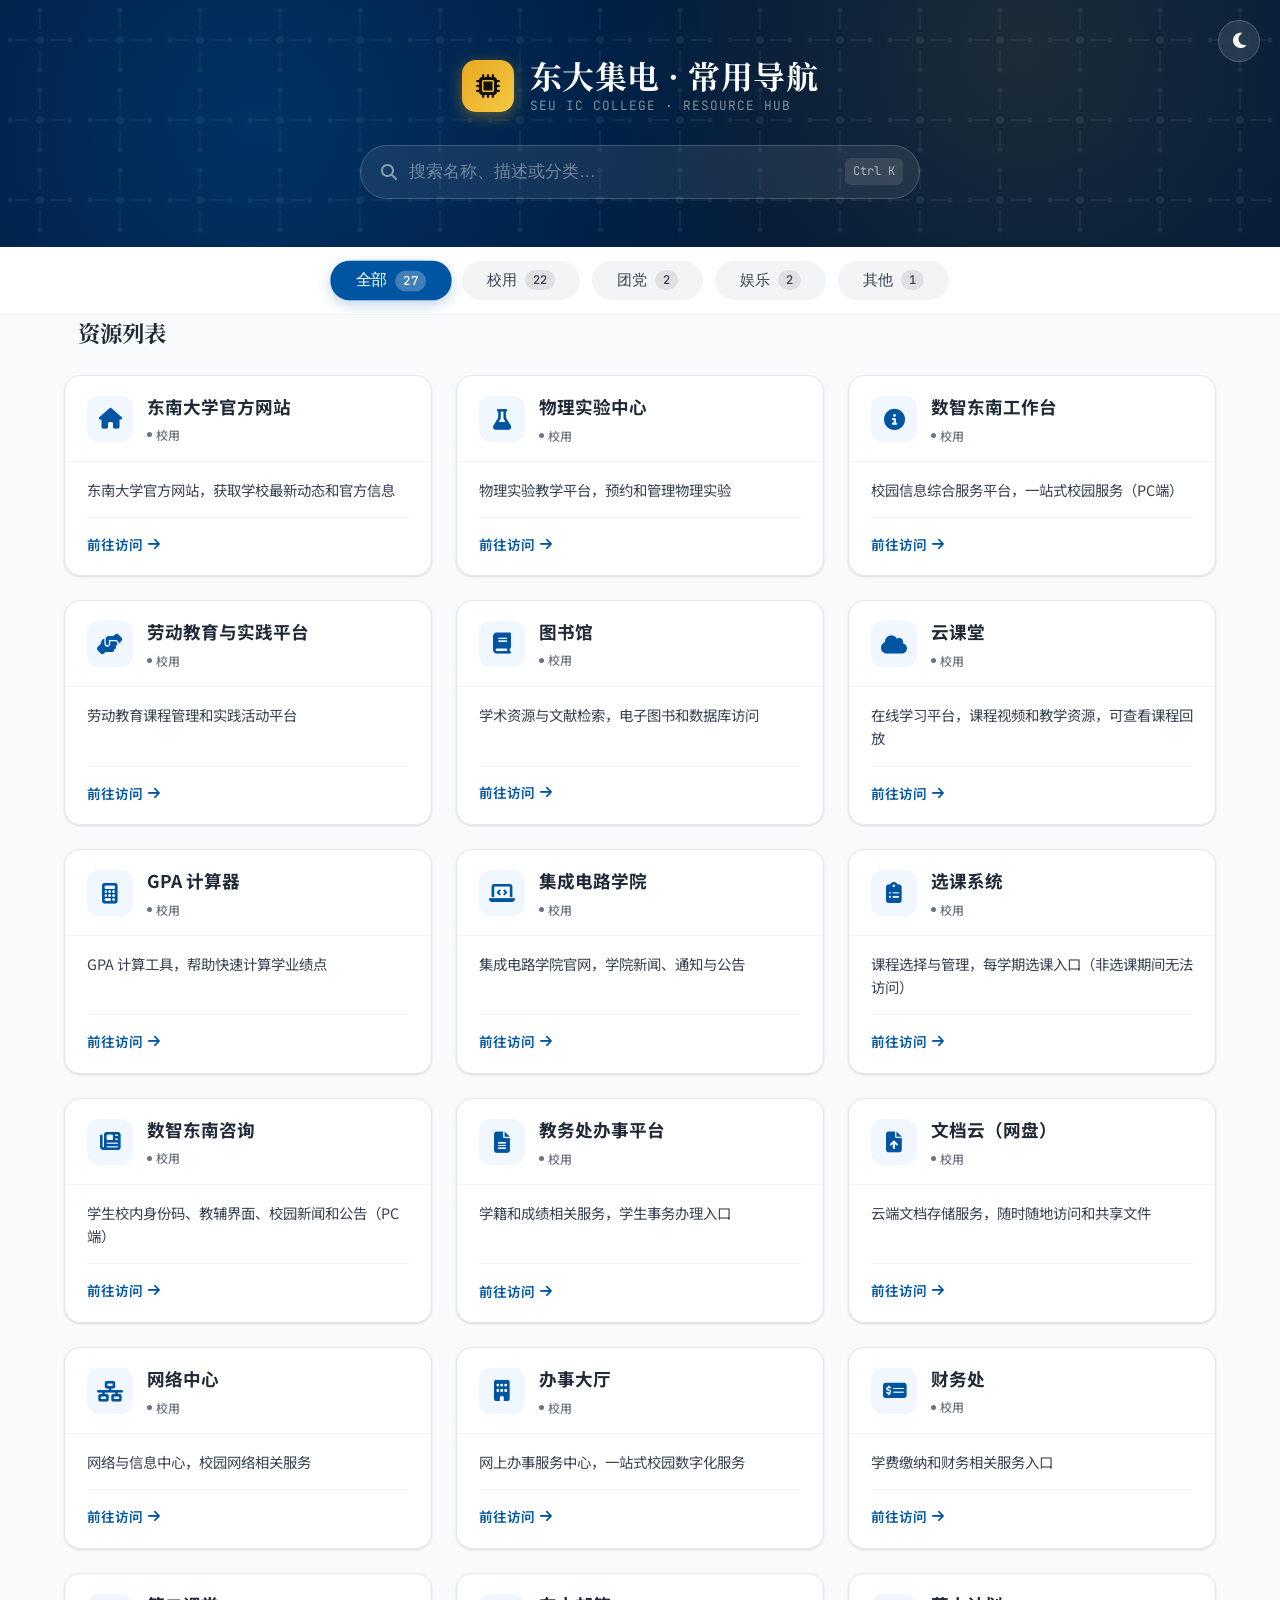
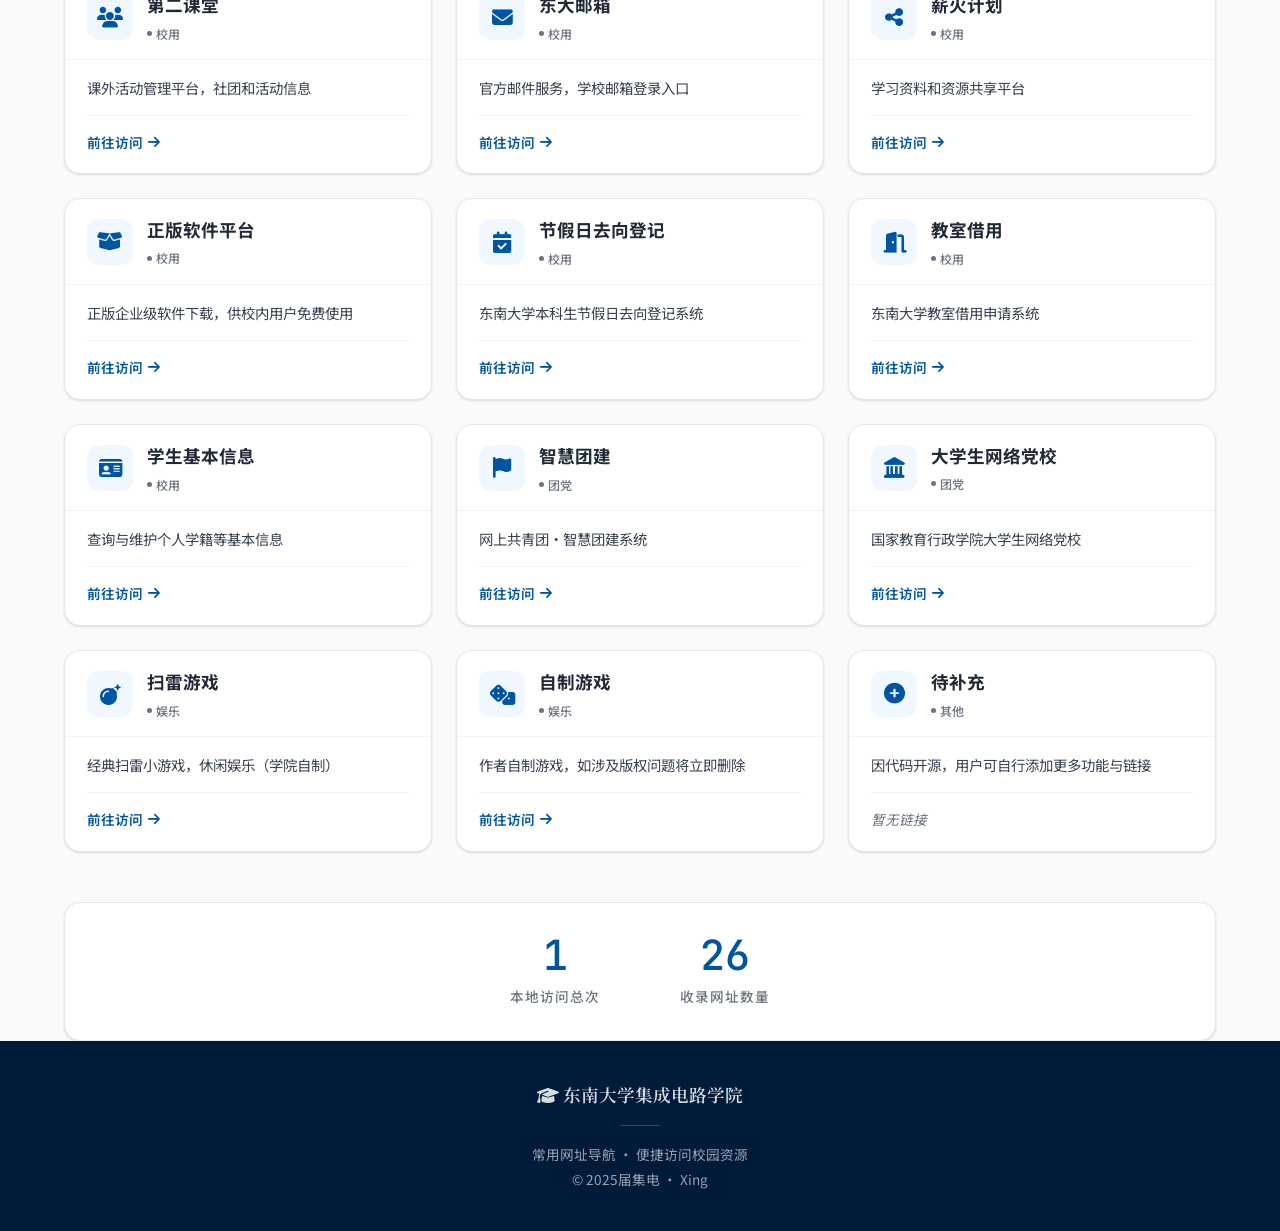
<file: index.html>
<!DOCTYPE html>
<html lang="zh-CN">
<head>
    <meta charset="UTF-8">
    <meta name="viewport" content="width=device-width, initial-scale=1.0, maximum-scale=1.0, user-scalable=no">
    <meta name="description" content="东南大学集成电路学院常用网址导航">
    <meta name="theme-color" content="#001a3a">
    <title>东大集电 · 常用导航</title>
    <link rel="preconnect" href="https://fonts.googleapis.com">
    <link rel="preconnect" href="https://fonts.gstatic.com" crossorigin>
    <link href="https://fonts.googleapis.com/css2?family=Noto+Sans+SC:wght@300;400;500;700&family=Noto+Serif+SC:wght@600;700&family=JetBrains+Mono:wght@400;500&display=swap" rel="stylesheet">
    <link rel="stylesheet" href="https://cdnjs.cloudflare.com/ajax/libs/font-awesome/6.4.0/css/all.min.css">
    
    <script>
        (function() {
            const savedTheme = localStorage.getItem('seuNavTheme');
            const prefersDark = window.matchMedia('(prefers-color-scheme: dark)').matches;
            if (savedTheme === 'dark' || (!savedTheme && prefersDark)) {
                document.documentElement.setAttribute('data-theme', 'dark');
            }
        })();
    </script>

    <style>
        /* ===== Reset & 严格变量管理 ===== */
        *, *::before, *::after {
            margin: 0; padding: 0;
            box-sizing: border-box;
        }

        :root {
            /* 主题色阶 (Light Mode Default) */
            --blue-900: #001a3a;
            --blue-800: #002856;
            --blue-700: #003d7a;
            --blue-600: #0055a2;
            --blue-500: #1a6fbf;
            --blue-100: #dceeff;
            --blue-50:  #f0f7ff;

            --gold:    #e8a922;
            --gold-lt: #ffd166;
            --red-alert: #d32f2f;

            /* 背景与文本中性色 (Light) */
            --bg-body: #f9fafb;
            --bg-card: #ffffff;
            --bg-nav: rgba(255,255,255,0.9);
            --bg-tab: #f3f4f6;
            --border-card: #e5e7eb;
            --border-divider: #f3f4f6;
            
            --text-main: #111827;
            --text-heading: #1f2937;
            --text-desc: #374151;
            --text-muted: #6b7280;

            /* 阴影规范 */
            --shadow-sm: 0 1px 3px rgba(0,0,0,.08), 0 1px 2px rgba(0,0,0,.06);
            --shadow-md: 0 4px 16px rgba(0,0,0,.10);
            --shadow-lg: 0 12px 32px rgba(0,0,0,.14);
            /* 悬浮微光阴影 */
            --shadow-glow: 0 12px 32px rgba(0, 85, 162, 0.15); 

            /* 统一圆角与动画 */
            --radius-md: 12px;
            --radius-lg: 16px;
            --radius-pill: 50px;
            --speed: .3s;
            --ease: cubic-bezier(.4,0,.2,1);
        }

        /* ===== Dark Mode 重写 ===== */
        [data-theme="dark"] {
            --blue-600: #3d8fd6; /* 暗模式下调亮主色以增加对比度 */
            --blue-50:  #1e3a5f;
            
            --bg-body: #0f172a;
            --bg-card: #1e293b;
            --bg-nav: rgba(15, 23, 42, 0.9);
            --bg-tab: #334155;
            --border-card: #334155;
            --border-divider: #334155;
            
            --text-main: #f8fafc;
            --text-heading: #f1f5f9;
            --text-desc: #cbd5e1;
            --text-muted: #94a3b8;

            --shadow-sm: 0 4px 6px -1px rgba(0, 0, 0, 0.5);
            --shadow-lg: 0 10px 25px -3px rgba(0, 0, 0, 0.8);
            --shadow-glow: 0 12px 32px rgba(61, 143, 214, 0.2); /* 暗黑模式悬浮微光 */
        }

        html { scroll-behavior: smooth; }

        body {
            font-family: 'Noto Sans SC', -apple-system, sans-serif;
            background: var(--bg-body);
            color: var(--text-main);
            line-height: 1.6;
            -webkit-font-smoothing: antialiased;
            overflow-x: hidden;
            transition: background var(--speed) var(--ease), color var(--speed) var(--ease);
        }

        .container { max-width: 1200px; margin: 0 auto; padding: 0 24px; }

        /* ===== 优化的定制滚动条 ===== */
        ::-webkit-scrollbar { width: 8px; height: 8px; }
        ::-webkit-scrollbar-track { background: transparent; }
        ::-webkit-scrollbar-thumb { background: var(--gray-400); border-radius: 4px; }
        ::-webkit-scrollbar-thumb:hover { background: var(--gray-700); }
        [data-theme="dark"] ::-webkit-scrollbar-thumb { background: var(--gray-700); }
        [data-theme="dark"] ::-webkit-scrollbar-thumb:hover { background: var(--gray-400); }

        /* 全局焦点无障碍轮廓 (A11y) */
        :focus:not(:focus-visible) { outline: none; }
        :focus-visible {
            outline: 2px solid var(--gold);
            outline-offset: 2px;
            border-radius: 4px;
        }

        /* ===== 顶部阅读进度条 ===== */
        #progress-bar {
            position: fixed; top: 0; left: 0; height: 3px;
            background: linear-gradient(90deg, var(--gold), var(--blue-600));
            width: 0%; z-index: 9999;
            will-change: width;
            box-shadow: 0 0 8px var(--gold-lt);
        }

        /* ===== 高级科技感 Header ===== */
        header {
            background: var(--blue-900);
            color: #ffffff;
            padding: 56px 0 48px;
            position: relative;
            overflow: hidden;
        }

        header::before {
            content: ''; position: absolute; inset: 0;
            background-image: 
                radial-gradient(circle at 20% 50%, rgba(0,85,162,.4) 0%, transparent 50%),
                radial-gradient(circle at 80% 20%, rgba(232,169,34,.12) 0%, transparent 40%);
            pointer-events: none;
        }

        .circuit-bg {
            position: absolute; inset: 0; opacity: .06;
            background-image: url("data:image/svg+xml,%3Csvg xmlns='http://www.w3.org/2000/svg' width='80' height='80'%3E%3Cpath d='M10 40h20M50 40h20M40 10v20M40 50v20' stroke='%23ffffff' stroke-width='1.5' fill='none'/%3E%3Ccircle cx='40' cy='40' r='4' fill='%23ffffff'/%3E%3Ccircle cx='10' cy='40' r='2.5' fill='%23ffffff'/%3E%3Ccircle cx='70' cy='40' r='2.5' fill='%23ffffff'/%3E%3Ccircle cx='40' cy='10' r='2.5' fill='%23ffffff'/%3E%3Ccircle cx='40' cy='70' r='2.5' fill='%23ffffff'/%3E%3C/svg%3E");
            pointer-events: none;
        }

        /* 优化的主题切换按钮 */
        .theme-toggle {
            position: absolute; top: 20px; right: 20px;
            background: rgba(255,255,255,0.1);
            border: 1px solid rgba(255,255,255,0.2);
            color: #fff; width: 42px; height: 42px;
            border-radius: 50%; cursor: pointer;
            display: flex; align-items: center; justify-content: center;
            transition: all var(--speed);
            z-index: 10; backdrop-filter: blur(4px);
            font-size: 1.1rem;
        }
        .theme-toggle:hover { background: rgba(255,255,255,0.25); transform: scale(1.1); }
        .theme-toggle i { transition: transform 0.4s ease; }
        [data-theme="dark"] .dark-hidden { display: none; }
        .dark-visible { display: none; }
        [data-theme="dark"] .dark-visible { display: inline-block; }

        .header-content {
            position: relative; z-index: 1;
            display: flex; flex-direction: column; align-items: center; gap: 28px;
        }

        .logo {
            display: flex; align-items: center; gap: 16px;
            animation: fadeDown .7s var(--ease) both;
        }

        .logo-badge {
            width: 52px; height: 52px;
            background: linear-gradient(135deg, var(--gold), #f5c842);
            border-radius: 14px; color: #111;
            display: flex; align-items: center; justify-content: center;
            font-size: 1.5rem;
            box-shadow: 0 4px 16px rgba(232,169,34,.4);
            flex-shrink: 0;
        }

        .logo-text h1 {
            font-family: 'Noto Serif SC', serif;
            font-size: 2rem; font-weight: 700;
            letter-spacing: .5px; line-height: 1.2;
        }

        .logo-text p {
            font-size: .8rem; font-weight: 300;
            color: rgba(255,255,255,.55); letter-spacing: 1px;
            font-family: 'JetBrains Mono', monospace; margin-top: 2px;
        }

        /* 极致搜索交互 */
        .search-wrap {
            width: 100%; max-width: 560px;
            animation: fadeDown .7s .1s var(--ease) both;
        }

        .search-inner {
            position: relative;
            background: rgba(255,255,255,.08);
            backdrop-filter: blur(8px);
            border: 1.5px solid rgba(255,255,255,.18);
            border-radius: var(--radius-pill);
            transition: all var(--speed) var(--ease);
            display: flex; align-items: center;
        }

        .search-inner:focus-within {
            border-color: var(--gold);
            background: rgba(255,255,255,.14);
            box-shadow: 0 0 0 4px rgba(232,169,34,.2);
        }

        .search-icon {
            position: absolute; left: 20px;
            color: rgba(255,255,255,.5); font-size: 1rem; pointer-events: none;
        }

        .search-box {
            width: 100%; background: transparent;
            border: none; outline: none;
            color: #ffffff; font-size: 1.05rem;
            padding: 16px 80px 16px 48px;
            caret-color: var(--gold);
        }

        .search-box::placeholder { color: rgba(255,255,255,.4); }

        .search-shortcut {
            position: absolute; right: 16px;
            background: rgba(255,255,255,.1); color: rgba(255,255,255,.6);
            font-size: .75rem; font-family: 'JetBrains Mono', monospace;
            padding: 4px 8px; border-radius: 6px; pointer-events: none;
            transition: opacity var(--speed);
        }

        .search-inner:focus-within .search-shortcut { opacity: 0; }

        .clear-icon {
            position: absolute; right: 20px;
            color: rgba(255,255,255,.6); font-size: 1.2rem; cursor: pointer;
            display: none; transition: color var(--speed);
        }
        .clear-icon:hover { color: var(--gold-lt); }

        #result-count {
            position: absolute; right: 60px;
            font-size: .75rem; color: var(--gold-lt);
            font-family: 'JetBrains Mono', monospace;
            opacity: 0; pointer-events: none; transition: opacity var(--speed);
        }
        #result-count.visible { opacity: 1; }

        /* ===== 吸顶动态分类导航 ===== */
        .categories {
            background: var(--bg-nav);
            backdrop-filter: blur(12px); -webkit-backdrop-filter: blur(12px);
            border-bottom: 1px solid var(--border-divider);
            position: sticky; top: 0; z-index: 200;
            transition: box-shadow var(--speed), background var(--speed);
        }

        .categories.scrolled { box-shadow: 0 4px 15px rgba(0,0,0,.06); }

        .cat-inner {
            display: flex; align-items: center; justify-content: center;
            gap: 12px; padding: 14px 0;
            overflow-x: auto; scrollbar-width: none;
        }

        .cat-tab {
            padding: 8px 24px; border-radius: var(--radius-pill);
            font-size: .95rem; font-weight: 500; cursor: pointer; white-space: nowrap;
            border: 1.5px solid transparent;
            color: var(--text-desc); background: var(--bg-tab);
            transition: all var(--speed) var(--ease);
            display: inline-flex; align-items: center; gap: 8px;
        }

        .cat-tab:focus-visible { border-radius: var(--radius-pill); }

        .cat-tab:hover:not(.active) {
            background: var(--blue-50); color: var(--blue-600);
        }

        .cat-tab.active {
            background: var(--blue-600); color: #fff;
            box-shadow: 0 4px 12px rgba(0,85,162,.25);
            transform: scale(1.03);
        }

        .count-badge {
            background: rgba(0,0,0,.08); color: inherit;
            font-size: .75rem; font-family: 'JetBrains Mono', monospace;
            padding: 2px 8px; border-radius: 12px;
        }
        [data-theme="dark"] .count-badge { background: rgba(0,0,0,.2); }
        .cat-tab.active .count-badge { background: rgba(255,255,255,.25); }

        /* ===== 主内容与卡片网格 ===== */
        main { padding: 40px 0 60px; min-height: 50vh; }

        .section-title {
            font-family: 'Noto Serif SC', serif;
            font-size: 1.4rem; font-weight: 700; color: var(--text-heading);
            display: flex; align-items: center; gap: 10px; margin-bottom: 24px;
        }

        .section-title::before {
            content: ''; display: inline-block; width: 4px; height: 1.2em;
            background: linear-gradient(180deg, var(--blue-600), var(--blue-400));
            border-radius: 2px;
        }

        .cards-grid {
            display: grid;
            grid-template-columns: repeat(auto-fill, minmax(300px, 1fr));
            gap: 24px;
        }

        /* 卡片设计 */
        .card-link {
            text-decoration: none; color: inherit;
            display: block; height: 100%; border-radius: var(--radius-lg);
        }

        .card {
            background: var(--bg-card); border-radius: var(--radius-lg);
            overflow: hidden; box-shadow: var(--shadow-sm);
            border: 1px solid var(--border-card);
            transition: all var(--speed) var(--ease);
            height: 100%; display: flex; flex-direction: column;
            opacity: 0; animation: cardIn .5s var(--ease) forwards;
        }

        @keyframes cardIn {
            from { opacity: 0; transform: translateY(20px); }
            to   { opacity: 1; transform: translateY(0); }
        }

        /* 强化悬浮反馈：增加发光效果 */
        .card-link:hover .card, .card-link:focus-visible .card {
            transform: translateY(-5px); 
            box-shadow: var(--shadow-glow);
            border-color: var(--blue-400);
        }
        .card-link:active .card { transform: translateY(-2px); }

        .card-head {
            padding: 20px 22px 16px;
            display: flex; align-items: flex-start; gap: 14px;
            border-bottom: 1px solid var(--border-divider);
        }

        .card-icon-wrap {
            width: 46px; height: 46px; flex-shrink: 0; border-radius: 12px;
            display: flex; align-items: center; justify-content: center;
            font-size: 1.3rem; background: var(--blue-50); color: var(--blue-600);
            transition: all var(--speed);
        }

        .card-link:hover .card-icon-wrap {
            background: var(--blue-600); color: #fff;
            transform: scale(1.05) rotate(-5deg);
        }

        .card-meta { flex: 1; min-width: 0; }

        .card-title {
            font-size: 1.1rem; font-weight: 700; color: var(--text-heading);
            line-height: 1.3; white-space: nowrap; overflow: hidden; text-overflow: ellipsis;
            transition: color var(--speed);
        }

        .card-link:hover .card-title { color: var(--blue-600); }

        .card-category-tag {
            display: inline-flex; align-items: center; gap: 4px;
            margin-top: 6px; font-size: .75rem; font-weight: 500; color: var(--text-muted);
        }
        .card-category-tag::before {
            content: ''; width: 5px; height: 5px; border-radius: 50%; background: currentColor;
        }

        .card-body {
            padding: 16px 22px 20px; flex: 1; display: flex; flex-direction: column;
        }

        .card-desc {
            color: var(--text-desc); font-size: .9rem; line-height: 1.6;
            flex: 1; display: -webkit-box; -webkit-line-clamp: 3;
            -webkit-box-orient: vertical; overflow: hidden;
        }

        mark.hl {
            background: rgba(232,169,34,.3); color: inherit;
            border-radius: 2px; padding: 0 2px;
        }
        [data-theme="dark"] mark.hl { background: rgba(232,169,34,.5); color: #fff;}

        .card-footer {
            display: flex; align-items: center; justify-content: space-between;
            margin-top: 16px; padding-top: 16px; border-top: 1px solid var(--border-divider);
        }

        .card-cta {
            font-size: .85rem; font-weight: 600; color: var(--blue-600);
            display: flex; align-items: center; gap: 5px;
            transition: gap var(--speed), color var(--speed);
        }
        .card-link:hover .card-cta { color: var(--gold); gap: 10px; }
        .no-link-tag { font-size: .85rem; color: var(--text-muted); font-style: italic; }

        /* 空状态指示器 */
        .no-results {
            grid-column: 1 / -1; text-align: center;
            padding: 60px 20px; color: var(--text-muted);
            animation: fadeUp 0.3s ease forwards;
        }
        .no-results i { font-size: 3rem; margin-bottom: 16px; opacity: 0.5; }
        .no-results p { font-size: 1.1rem; color: var(--text-heading); font-weight: 500; }
        .no-results small { font-size: .85rem; display: block; margin-top: 6px; }

        /* ===== 数据统计面板 ===== */
        .stats-section {
            background: var(--bg-card); border: 1px solid var(--border-card);
            border-radius: var(--radius-lg); padding: 32px; margin-top: 50px;
            display: flex; justify-content: center; gap: 80px; flex-wrap: wrap;
            box-shadow: var(--shadow-sm);
        }

        .stat-item { text-align: center; }
        .stat-value {
            font-family: 'JetBrains Mono', monospace; font-size: 2.6rem;
            font-weight: 500; color: var(--blue-600); line-height: 1;
        }
        .stat-label {
            font-size: .85rem; color: var(--text-muted);
            margin-top: 10px; font-weight: 500; letter-spacing: 1px;
        }

        /* ===== 页脚 ===== */
        footer {
            background: var(--blue-900); color: rgba(255,255,255,.6);
            padding: 40px 0; text-align: center;
        }
        .footer-title {
            font-family: 'Noto Serif SC', serif; color: rgba(255,255,255,.85);
            font-size: 1.1rem; font-weight: 600; margin-bottom: 10px;
        }
        .footer-text { font-size: .85rem; line-height: 1.8; }
        .footer-divider { width: 40px; height: 1px; background: rgba(255,255,255,.2); margin: 16px auto; }

        /* ===== 悬浮工具 ===== */
        #back-top {
            position: fixed; bottom: 30px; right: 30px;
            width: 48px; height: 48px;
            background: var(--blue-600); color: #fff;
            border: none; border-radius: 50%;
            font-size: 1.2rem; cursor: pointer; box-shadow: var(--shadow-md);
            display: flex; align-items: center; justify-content: center;
            opacity: 0; visibility: hidden; transform: translateY(15px);
            transition: all var(--speed); z-index: 500;
        }
        #back-top.visible { opacity: 1; visibility: visible; transform: translateY(0); }
        #back-top:hover { background: var(--blue-500); transform: translateY(-5px); }

        /* ===== 响应式适配 ===== */
        @media (max-width: 768px) {
            .logo-text h1 { font-size: 1.6rem; }
            .theme-toggle { top: 15px; right: 15px; width: 38px; height: 38px; font-size: 0.95rem;}
            .search-box { padding-left: 44px; padding-right: 44px; }
            .search-shortcut, #result-count { display: none; }
            .cards-grid { grid-template-columns: 1fr; gap: 16px; }
            .cat-inner { justify-content: flex-start; padding: 12px 20px; }
            .stats-section { gap: 40px; padding: 24px; }
            .stat-value { font-size: 2rem; }
            #back-top { bottom: 20px; right: 20px; width: 44px; height: 44px; font-size: 1rem; }
        }

        @keyframes fadeDown {
            from { opacity: 0; transform: translateY(-16px); }
            to   { opacity: 1; transform: translateY(0); }
        }
    </style>
</head>
<body>

<div id="progress-bar"></div>

<header>
    <button class="theme-toggle" id="themeToggle" aria-label="切换主题">
        <i class="fas fa-moon dark-hidden"></i>
        <i class="fas fa-sun dark-visible"></i>
    </button>
    <div class="circuit-bg"></div>
    <div class="container">
        <div class="header-content">
            <div class="logo">
                <div class="logo-badge"><i class="fas fa-microchip"></i></div>
                <div class="logo-text">
                    <h1>东大集电 · 常用导航</h1>
                    <p>SEU IC COLLEGE · RESOURCE HUB</p>
                </div>
            </div>

            <div class="search-wrap">
                <div class="search-inner">
                    <i class="fas fa-search search-icon"></i>
                    <input type="text" class="search-box" id="searchInput" placeholder="搜索名称、描述或分类…" aria-label="搜索网址" autocomplete="off">
                    <span id="result-count"></span>
                    <button class="clear-icon" id="clearSearchBtn" aria-label="清空搜索" style="background:none; border:none;"><i class="fas fa-times"></i></button>
                    <kbd class="search-shortcut">Ctrl K</kbd>
                </div>
            </div>
        </div>
    </div>
</header>

<nav class="categories" id="categoryNav" aria-label="网址分类">
    <div class="container">
        <div class="cat-inner" id="categoryTabs" role="tablist">
            <button class="cat-tab active" data-category="all" role="tab" aria-selected="true">全部 <span class="count-badge" id="cnt-all">0</span></button>
            <button class="cat-tab" data-category="school" role="tab" aria-selected="false">校用 <span class="count-badge" id="cnt-school">0</span></button>
            <button class="cat-tab" data-category="party" role="tab" aria-selected="false">团党 <span class="count-badge" id="cnt-party">0</span></button>
            <button class="cat-tab" data-category="entertainment" role="tab" aria-selected="false">娱乐 <span class="count-badge" id="cnt-entertainment">0</span></button>
            <button class="cat-tab" data-category="other" role="tab" aria-selected="false">其他 <span class="count-badge" id="cnt-other">0</span></button>
        </div>
    </div>
</nav>

<main class="container">
    <div class="section-header">
        <h2 class="section-title">资源列表</h2>
    </div>

    <div class="cards-grid" id="cards-container" role="list" aria-live="polite"></div>

    <section class="stats-section" aria-label="访问统计">
        <div class="stat-item">
            <div class="stat-value" id="total-visits">—</div>
            <div class="stat-label">本地访问总次</div>
        </div>
        <div class="stat-item">
            <div class="stat-value" id="link-count">0</div>
            <div class="stat-label">收录网址数量</div>
        </div>
    </section>
</main>

<footer>
    <div class="container">
        <p class="footer-title"><i class="fas fa-graduation-cap"></i> 东南大学集成电路学院</p>
        <div class="footer-divider"></div>
        <p class="footer-text">常用网址导航 · 便捷访问校园资源</p>
        <p class="footer-text">© 2025届集电 · Xing</p>
    </div>
</footer>

<button id="back-top" aria-label="返回顶部"><i class="fas fa-arrow-up"></i></button>

<script>
    /* ===== 核心数据配置 ===== */
    const categoryMap = { school: '校用', party: '团党', entertainment: '娱乐', other: '其他' };

    const websites = [
        { id:1,  title:"东南大学官方网站",   description:"东南大学官方网站，获取学校最新动态和官方信息",                 url:"https://www.seu.edu.cn",                                        category:"school",        icon:"fas fa-home" },
        { id:2,  title:"物理实验中心",       description:"物理实验教学平台，预约和管理物理实验",                         url:"https://phylab.seu.edu.cn/",                                    category:"school",        icon:"fas fa-flask" },
        { id:3,  title:"数智东南工作台",     description:"校园信息综合服务平台，一站式校园服务（PC端）",                 url:"https://i.seu.edu.cn/default/index.html#/",                     category:"school",        icon:"fas fa-info-circle" },
        { id:4,  title:"劳动教育与实践平台", description:"劳动教育课程管理和实践活动平台",                               url:"https://labor.seu.edu.cn/",                                     category:"school",        icon:"fas fa-hands-helping" },
        { id:5,  title:"图书馆",             description:"学术资源与文献检索，电子图书和数据库访问",                     url:"http://www.lib.seu.edu.cn/",                                    category:"school",        icon:"fas fa-book" },
        { id:6,  title:"云课堂",             description:"在线学习平台，课程视频和教学资源，可查看课程回放",             url:"https://cvs.seu.edu.cn/#/unify-portal",                         category:"school",        icon:"fas fa-cloud" },
        { id:7,  title:"GPA 计算器",         description:"GPA 计算工具，帮助快速计算学业绩点",                           url:"https://seucseweb.github.io/GPA-Calculator/",                   category:"school",        icon:"fas fa-calculator" },
        { id:8,  title:"集成电路学院",       description:"集成电路学院官网，学院新闻、通知与公告",                       url:"https://ic.seu.edu.cn/",                                        category:"school",        icon:"fas fa-laptop-code" },
        { id:9,  title:"选课系统",           description:"课程选择与管理，每学期选课入口（非选课期间无法访问）",         url:"https://newxk.urp.seu.edu.cn/xsxk/profile/index.html",          category:"school",        icon:"fas fa-clipboard-list" },
        { id:10, title:"数智东南咨询",       description:"学生校内身份码、教辅界面、校园新闻和公告（PC端）",             url:"https://todo.seu.edu.cn/h5/pages/multipleRoles/MultipleRoles",  category:"school",        icon:"fas fa-newspaper" },
        { id:11, title:"教务处办事平台",     description:"学籍和成绩相关服务，学生事务办理入口",                         url:"https://jwc.seu.edu.cn/",                                       category:"school",        icon:"fas fa-file-alt" },
        { id:12, title:"文档云（网盘）",     description:"云端文档存储服务，随时随地访问和共享文件",                     url:"https://pan.seu.edu.cn/#/",                                     category:"school",        icon:"fas fa-file-upload" },
        { id:13, title:"网络中心",           description:"网络与信息中心，校园网络相关服务",                             url:"https://nic.seu.edu.cn/",                                       category:"school",        icon:"fas fa-network-wired" },
        { id:15, title:"办事大厅",           description:"网上办事服务中心，一站式校园数字化服务",                       url:"https://ehall.seu.edu.cn/new/index.html",                       category:"school",        icon:"fas fa-building" },
        { id:16, title:"财务处",             description:"学费缴纳和财务相关服务入口",                                   url:"https://cwc.seu.edu.cn/main.psp",                               category:"school",        icon:"fas fa-money-check-alt" },
        { id:17, title:"第二课堂",           description:"课外活动管理平台，社团和活动信息",                             url:"https://dekt.seu.edu.cn/",                                      category:"school",        icon:"fas fa-users" },
        { id:18, title:"东大邮箱",           description:"官方邮件服务，学校邮箱登录入口",                               url:"https://mail.seu.edu.cn/",                                      category:"school",        icon:"fas fa-envelope" },
        { id:19, title:"薪火计划",           description:"学习资料和资源共享平台",                                       url:"https://tommy.seu.edu.cn/filebrowser/login",                    category:"school",        icon:"fas fa-share-alt" },
        { id:21, title:"正版软件平台",       description:"正版企业级软件下载，供校内用户免费使用",                       url:"https://software.seu.edu.cn/soft?categoryid=9",                 category:"school",        icon:"fas fa-box-open" },
        { id:26, title:"节假日去向登记",     description:"东南大学本科生节假日去向登记系统",                             url:"https://ehall.seu.edu.cn/xsfw/sys/jjrlfxapp/*default/index.do#/register", category:"school",  icon:"fas fa-calendar-check" },
        { id:27, title:"教室借用",           description:"东南大学教室借用申请系统",                                     url:"https://ehall.seu.edu.cn/gsapp/sys/jsjyappseu1/*default/index.do#/jsjycx", category:"school", icon:"fas fa-door-open" },
        { id:28, title:"学生基本信息",       description:"查询与维护个人学籍等基本信息",                                 url:"https://ehall.seu.edu.cn/xsfw/sys/jbxxapp/*default/index.do#/wdxx",        category:"school", icon:"fas fa-id-card" },
        { id:24, title:"智慧团建",           description:"网上共青团·智慧团建系统",                                     url:"https://zhtj.youth.cn/zhtj/",                                   category:"party",         icon:"fas fa-flag" },
        { id:25, title:"大学生网络党校",     description:"国家教育行政学院大学生网络党校",                               url:"http://www.uucps.edu.cn/",                                      category:"party",         icon:"fas fa-landmark" },
        { id:20, title:"扫雷游戏",           description:"经典扫雷小游戏，休闲娱乐（学院自制）",                         url:"https://seucseweb.github.io/Minesweeper/",                      category:"entertainment", icon:"fas fa-bomb" },
        { id:23, title:"自制游戏",           description:"作者自制游戏，如涉及版权问题将立即删除",                       url:"https://xingkaiyi.itch.io/nezha20-escapemowan",                 category:"entertainment", icon:"fas fa-dice" },
        { id:22, title:"待补充",             description:"因代码开源，用户可自行添加更多功能与链接",                     url:"",                                                              category:"other",         icon:"fas fa-plus-circle" }
    ];

    /* ===== 核心逻辑 ===== */
    
    const debounce = (fn, wait) => {
        let t; return (...args) => { clearTimeout(t); t = setTimeout(() => fn(...args), wait); };
    };

    const escapeRegExp = string => string.replace(/[.*+?^${}()|[\]\\]/g, '\\$&');

    const highlightText = (text, term) => {
        if (!term) return text;
        const regex = new RegExp(`(${escapeRegExp(term)})`, 'gi');
        return text.replace(regex, '<mark class="hl">$1</mark>');
    };

    let activeCategory = 'all';
    let searchTerm = '';

    const getFilteredWebsites = () => websites.filter(w => {
        const isCatMatch = activeCategory === 'all' || w.category === activeCategory;
        const q = searchTerm.toLowerCase();
        const isSearchMatch = !q || w.title.toLowerCase().includes(q) || w.description.toLowerCase().includes(q) || categoryMap[w.category].includes(q);
        return isCatMatch && isSearchMatch;
    });

    const renderCards = () => {
        const container = document.getElementById('cards-container');
        const clearBtn = document.getElementById('clearSearchBtn');
        const resultCount = document.getElementById('result-count');
        const filtered = getFilteredWebsites();

        clearBtn.style.display = searchTerm.length > 0 ? 'block' : 'none';
        
        // 核心Bug修复：仅当输入了搜索词汇时，才在搜索栏中显示"找到 X 个"
        if (searchTerm.length > 0) {
            resultCount.textContent = `找到 ${filtered.length} 个`;
            resultCount.classList.add('visible');
        } else {
            resultCount.classList.remove('visible');
        }

        container.innerHTML = '';

        if (filtered.length === 0) {
            container.innerHTML = `
                <div class="no-results" role="status">
                    <i class="fas fa-search-minus"></i>
                    <p>未找到匹配的资源</p>
                    <small>请尝试更换搜索词或选择“全部”分类</small>
                </div>`;
            return;
        }

        const fragment = document.createDocumentFragment();
        
        filtered.forEach((site, idx) => {
            const isLink = !!site.url;
            const WrapperTag = isLink ? 'a' : 'div';
            const hrefAttr = isLink ? `href="${site.url}" target="_blank" rel="noopener noreferrer"` : '';
            const ctaHtml = isLink ? `<span class="card-cta">前往访问 <i class="fas fa-arrow-right"></i></span>` : `<span class="no-link-tag">暂无链接</span>`;
            const delay = Math.min(idx * 30, 300); // 阶梯动画加速

            const cardWrapper = document.createElement(WrapperTag);
            if(isLink) {
                cardWrapper.href = site.url;
                cardWrapper.target = '_blank';
                cardWrapper.rel = 'noopener noreferrer';
            }
            cardWrapper.className = 'card-link';
            cardWrapper.setAttribute('role', 'listitem');
            cardWrapper.tabIndex = 0; // 支持 Tab 聚焦
            
            cardWrapper.innerHTML = `
                <article class="card" style="animation-delay: ${delay}ms">
                    <div class="card-head">
                        <div class="card-icon-wrap">
                            <i class="${site.icon}"></i>
                        </div>
                        <div class="card-meta">
                            <div class="card-title" title="${site.title}">${highlightText(site.title, searchTerm)}</div>
                            <div class="card-category-tag">${categoryMap[site.category]}</div>
                        </div>
                    </div>
                    <div class="card-body">
                        <p class="card-desc" title="${site.description}">${highlightText(site.description, searchTerm)}</p>
                        <div class="card-footer">
                            ${ctaHtml}
                        </div>
                    </div>
                </article>
            `;
            fragment.appendChild(cardWrapper);
        });
        container.appendChild(fragment);
    };

    const updateCounters = () => {
        document.getElementById('cnt-all').textContent = websites.length;
        ['school', 'party', 'entertainment', 'other'].forEach(cat => {
            document.getElementById(`cnt-${cat}`).textContent = websites.filter(w => w.category === cat).length;
        });
        document.getElementById('link-count').textContent = websites.filter(w => w.url !== "").length;
    };

    const updateVisitStats = () => {
        try {
            const stats = JSON.parse(localStorage.getItem('seuNavStats') || '{"totalVisits":0}');
            stats.totalVisits++;
            localStorage.setItem('seuNavStats', JSON.stringify(stats));
            document.getElementById('total-visits').textContent = stats.totalVisits.toLocaleString();
        } catch (e) {
            document.getElementById('total-visits').textContent = '—';
        }
    };

    // 高性能帧节流滚动 (rAF)
    let isScrolling = false;
    const handleScroll = () => {
        if(!isScrolling) {
            window.requestAnimationFrame(() => {
                const doc = document.documentElement;
                const scrollTop = doc.scrollTop || document.body.scrollTop;
                const scrollHeight = doc.scrollHeight || document.body.scrollHeight;
                const clientHeight = doc.clientHeight;
                const scrollPercent = (scrollTop / (scrollHeight - clientHeight)) * 100;
                
                document.getElementById('progress-bar').style.width = scrollPercent + '%';
                document.getElementById('categoryNav').classList.toggle('scrolled', scrollTop > 50);
                document.getElementById('back-top').classList.toggle('visible', scrollTop > 300);
                isScrolling = false;
            });
            isScrolling = true;
        }
    };

    /* ===== 主题切换逻辑 ===== */
    const initThemeToggle = () => {
        const toggleBtn = document.getElementById('themeToggle');
        toggleBtn.addEventListener('click', () => {
            const current = document.documentElement.getAttribute('data-theme');
            const target = current === 'dark' ? 'light' : 'dark';
            document.documentElement.setAttribute('data-theme', target);
            localStorage.setItem('seuNavTheme', target);
        });
    };

    /* ===== 初始化 ===== */
    document.addEventListener('DOMContentLoaded', () => {
        updateVisitStats();
        updateCounters();
        initThemeToggle();

        if (window.location.hash) {
            const hashVal = window.location.hash.substring(1);
            if (['all', 'school', 'party', 'entertainment', 'other'].includes(hashVal)) {
                activeCategory = hashVal;
                document.querySelectorAll('.cat-tab').forEach(t => {
                    t.classList.remove('active');
                    t.setAttribute('aria-selected', 'false');
                });
                const targetTab = document.querySelector(`.cat-tab[data-category="${hashVal}"]`);
                targetTab.classList.add('active');
                targetTab.setAttribute('aria-selected', 'true');
            }
        }

        renderCards();

        // 事件委托：处理分类切换 (兼容点击与键盘回车)
        document.getElementById('categoryTabs').addEventListener('click', (e) => {
            const tab = e.target.closest('.cat-tab');
            if (!tab) return;
            document.querySelectorAll('.cat-tab').forEach(t => {
                t.classList.remove('active');
                t.setAttribute('aria-selected', 'false');
            });
            tab.classList.add('active');
            tab.setAttribute('aria-selected', 'true');
            activeCategory = tab.dataset.category;
            history.replaceState(null, null, `#${activeCategory}`);
            renderCards();
        });

        const searchInput = document.getElementById('searchInput');
        searchInput.addEventListener('input', debounce((e) => {
            searchTerm = e.target.value.trim();
            renderCards();
        }, 200));

        document.getElementById('clearSearchBtn').addEventListener('click', () => {
            searchInput.value = ''; searchTerm = '';
            searchInput.focus(); renderCards();
        });

        window.addEventListener('scroll', handleScroll, { passive: true });

        document.getElementById('back-top').addEventListener('click', () => {
            window.scrollTo({ top: 0, behavior: 'smooth' });
        });

        document.addEventListener('keydown', (e) => {
            if ((e.ctrlKey || e.metaKey) && e.key.toLowerCase() === 'k') {
                e.preventDefault(); searchInput.focus();
            }
            if (e.key === 'Escape' && document.activeElement === searchInput) {
                searchInput.blur(); searchInput.value = ''; searchTerm = ''; renderCards();
            }
        });
    });
</script>
</body>
</html>
</file>
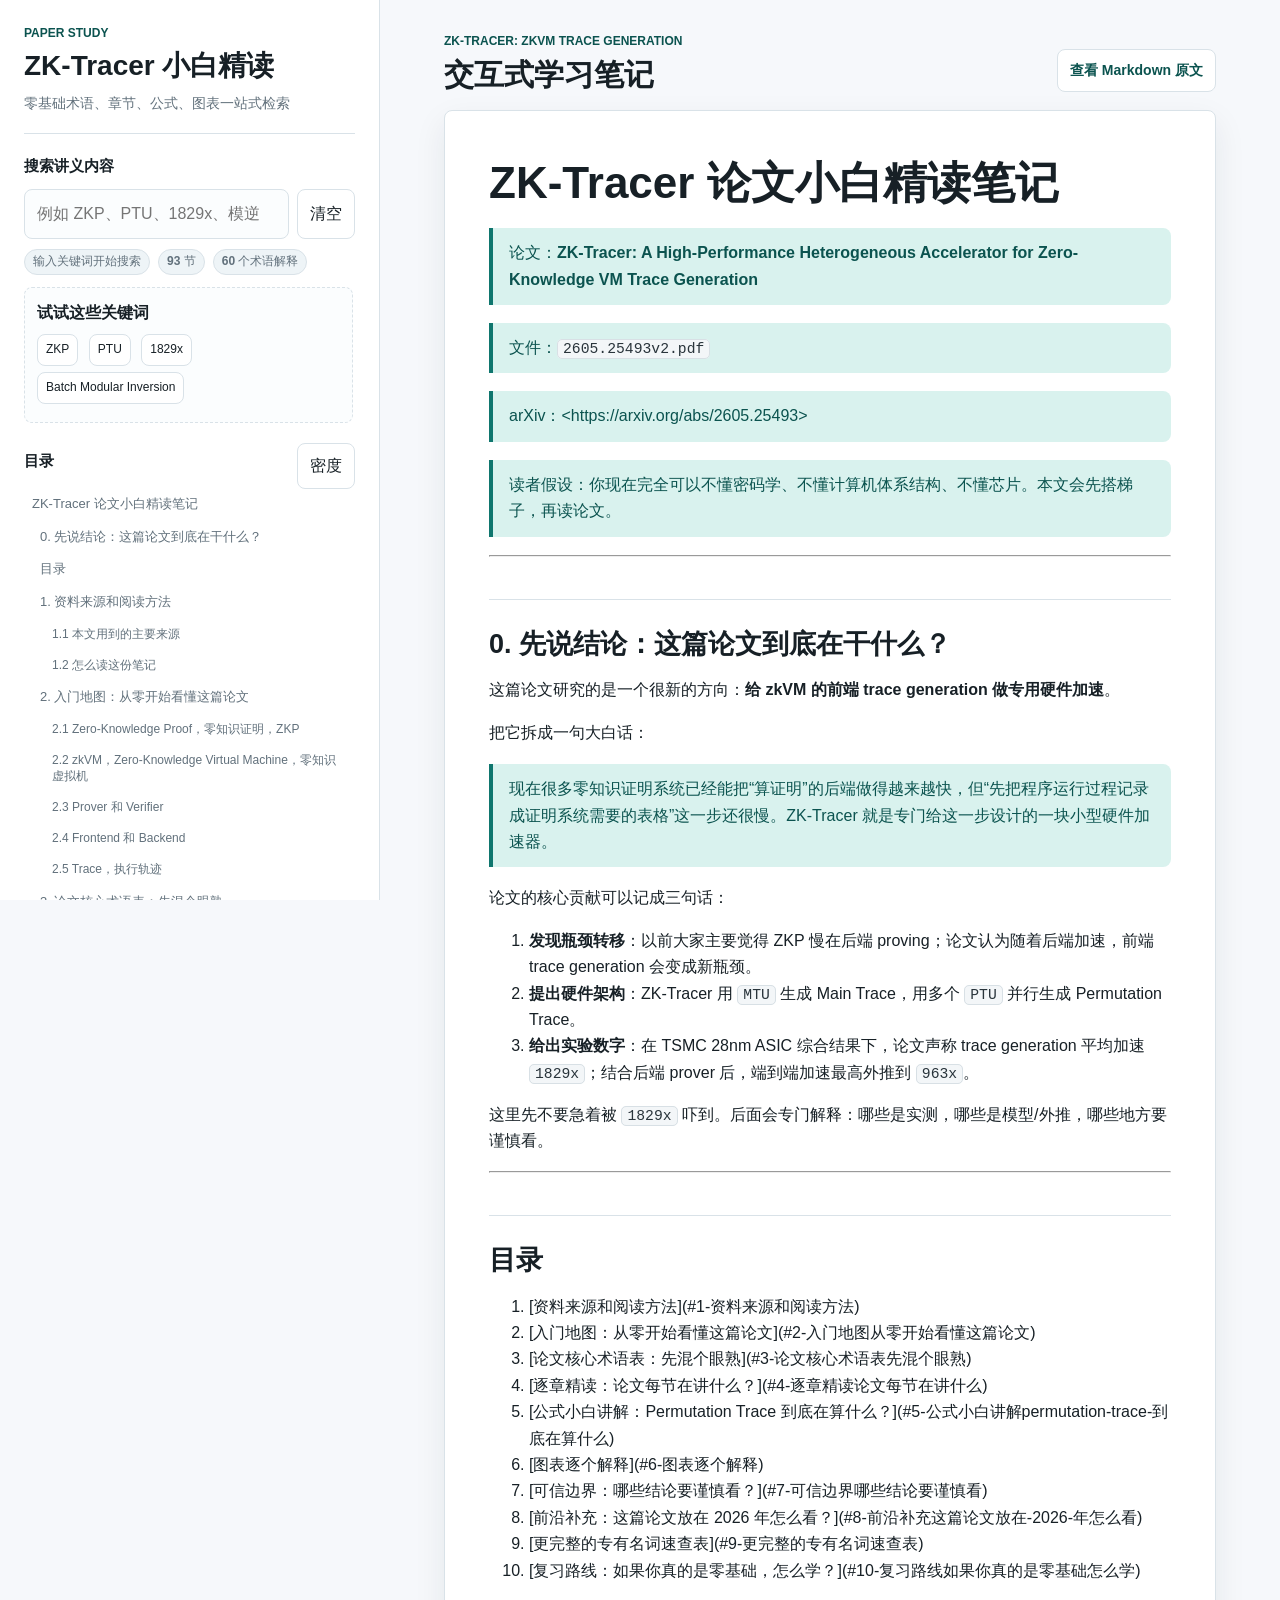
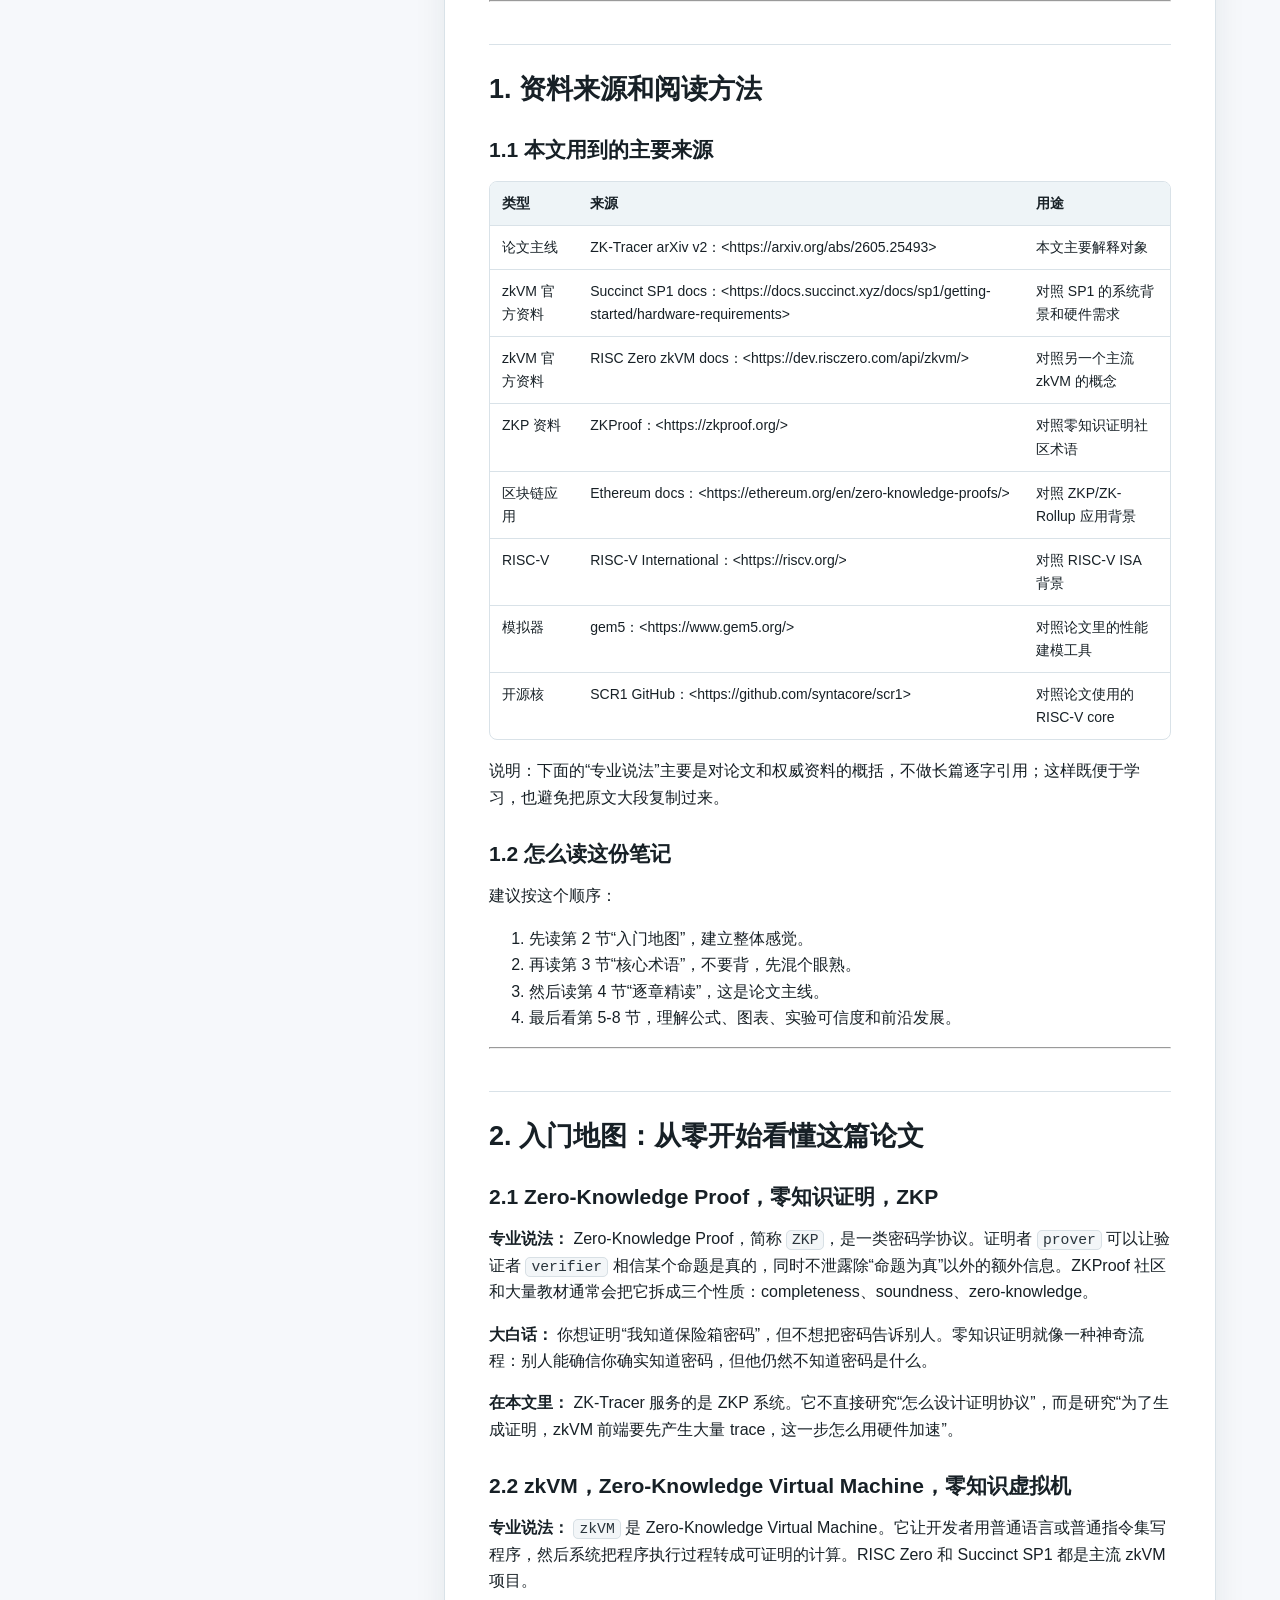
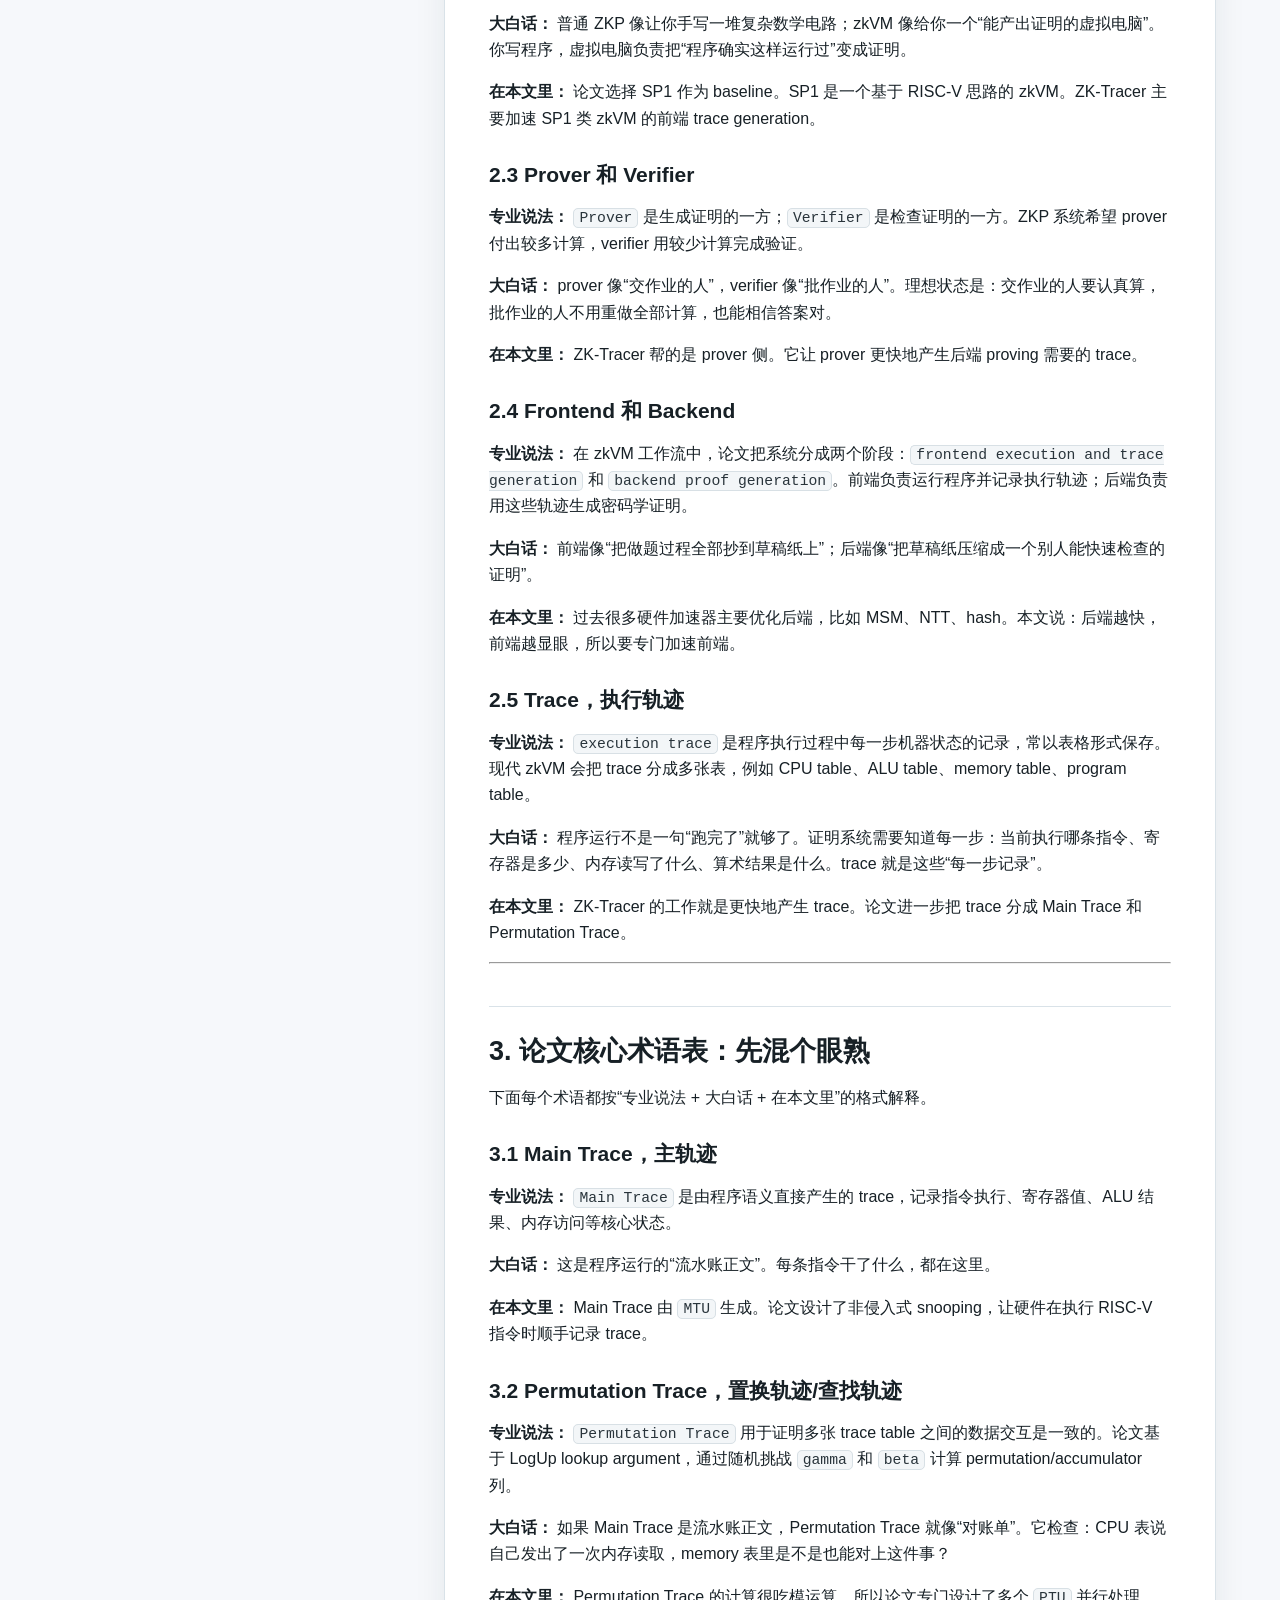
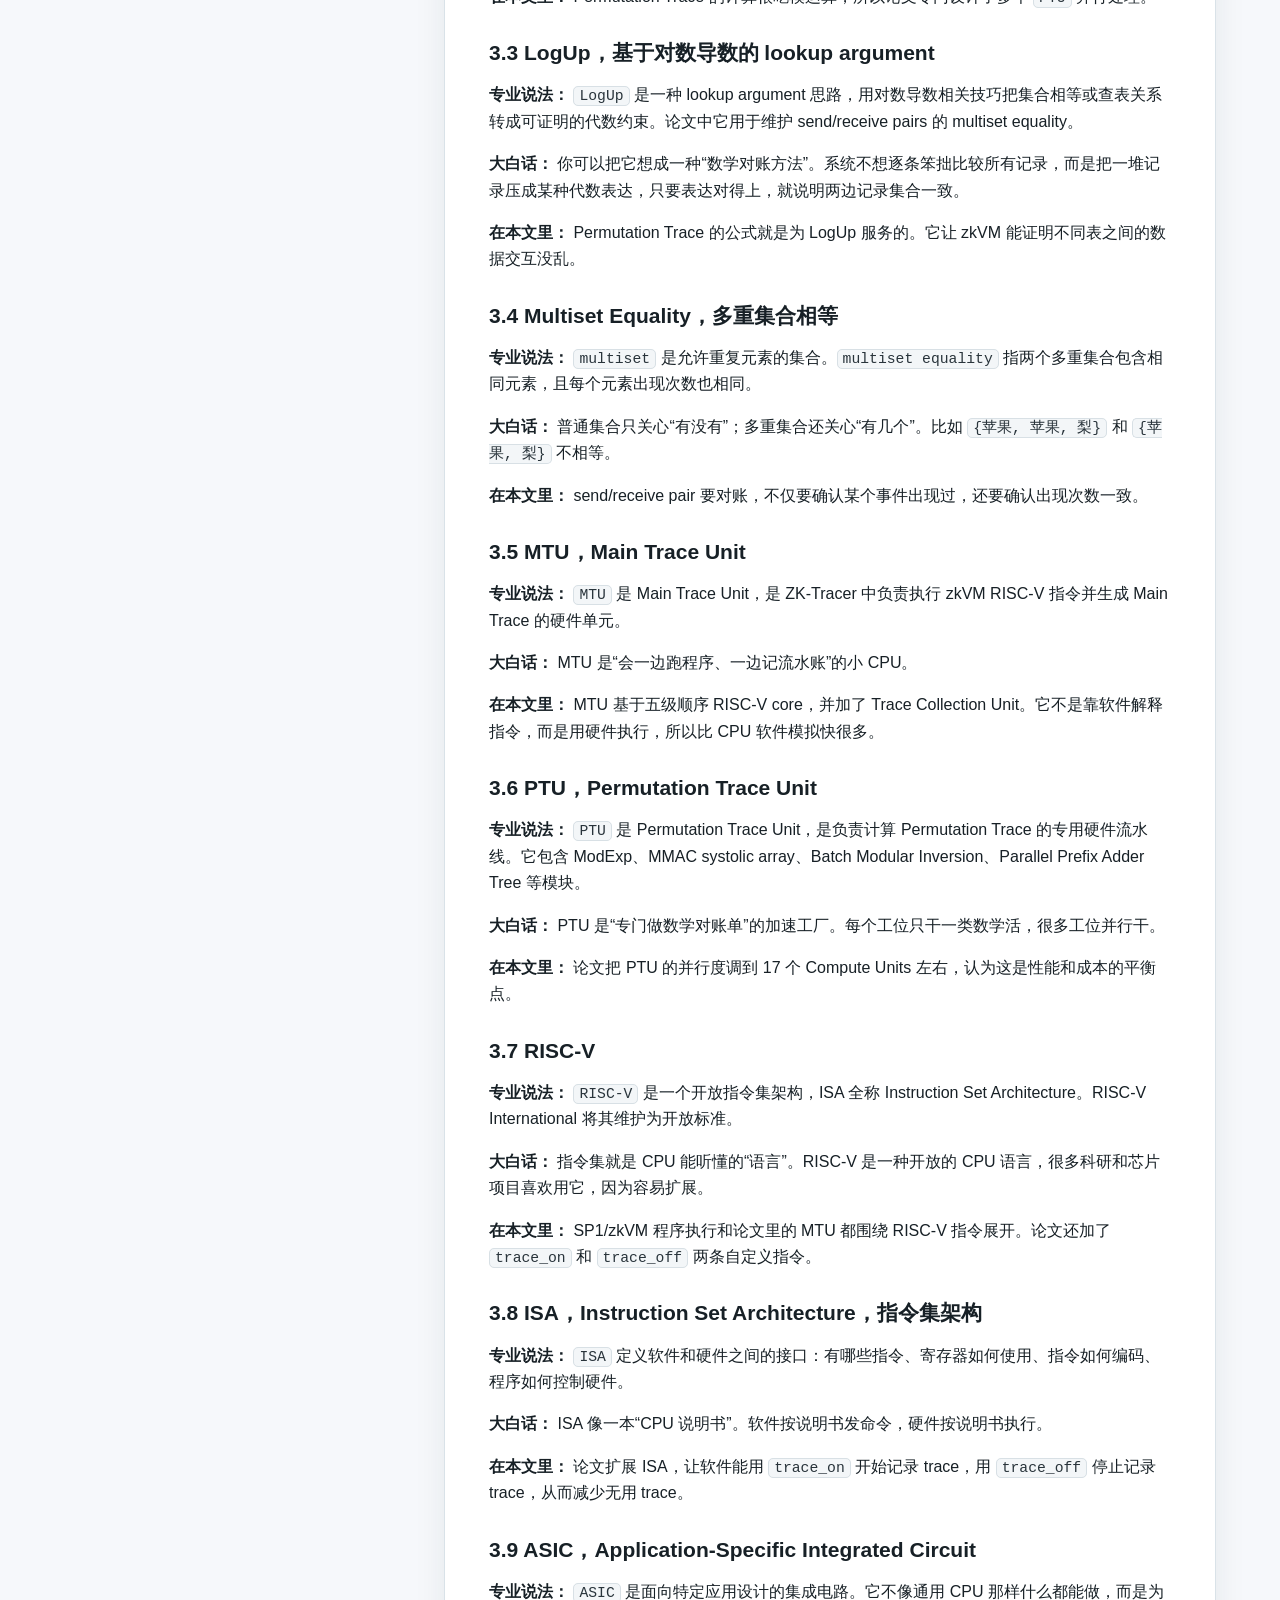
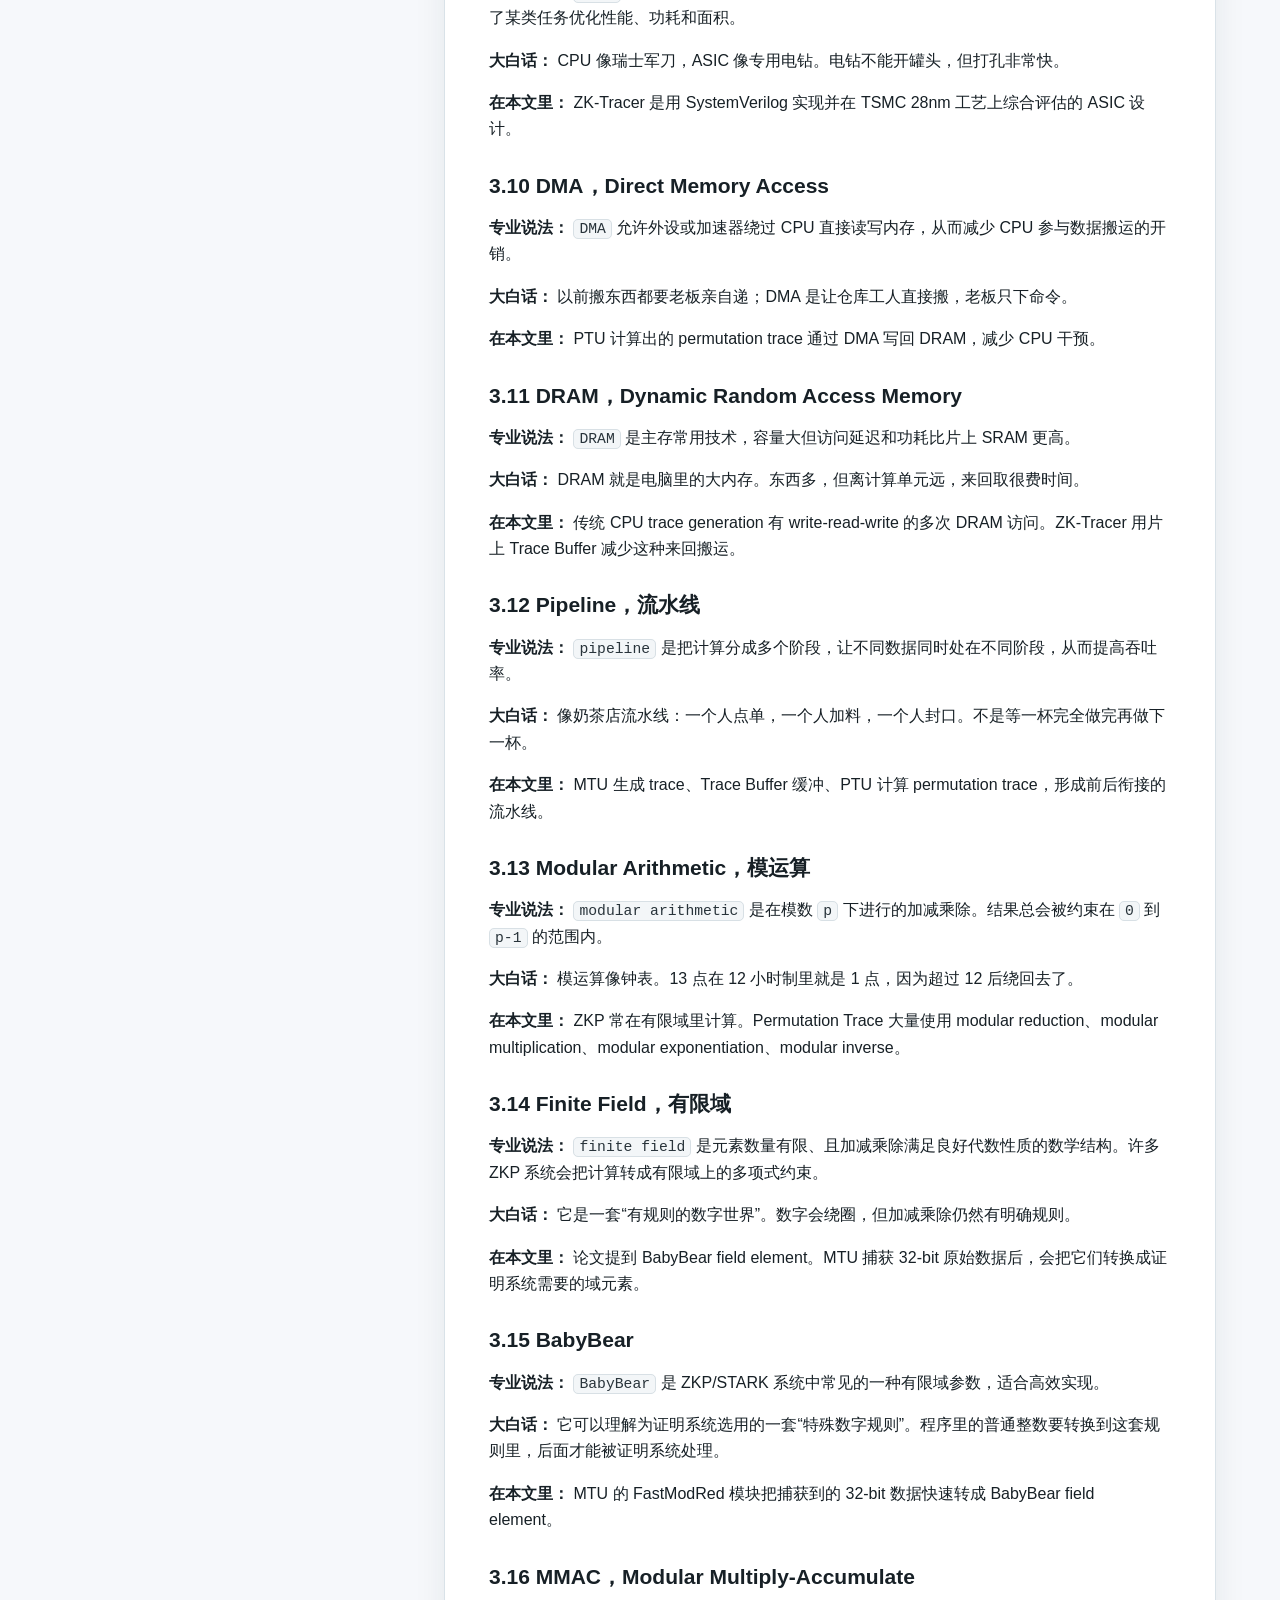
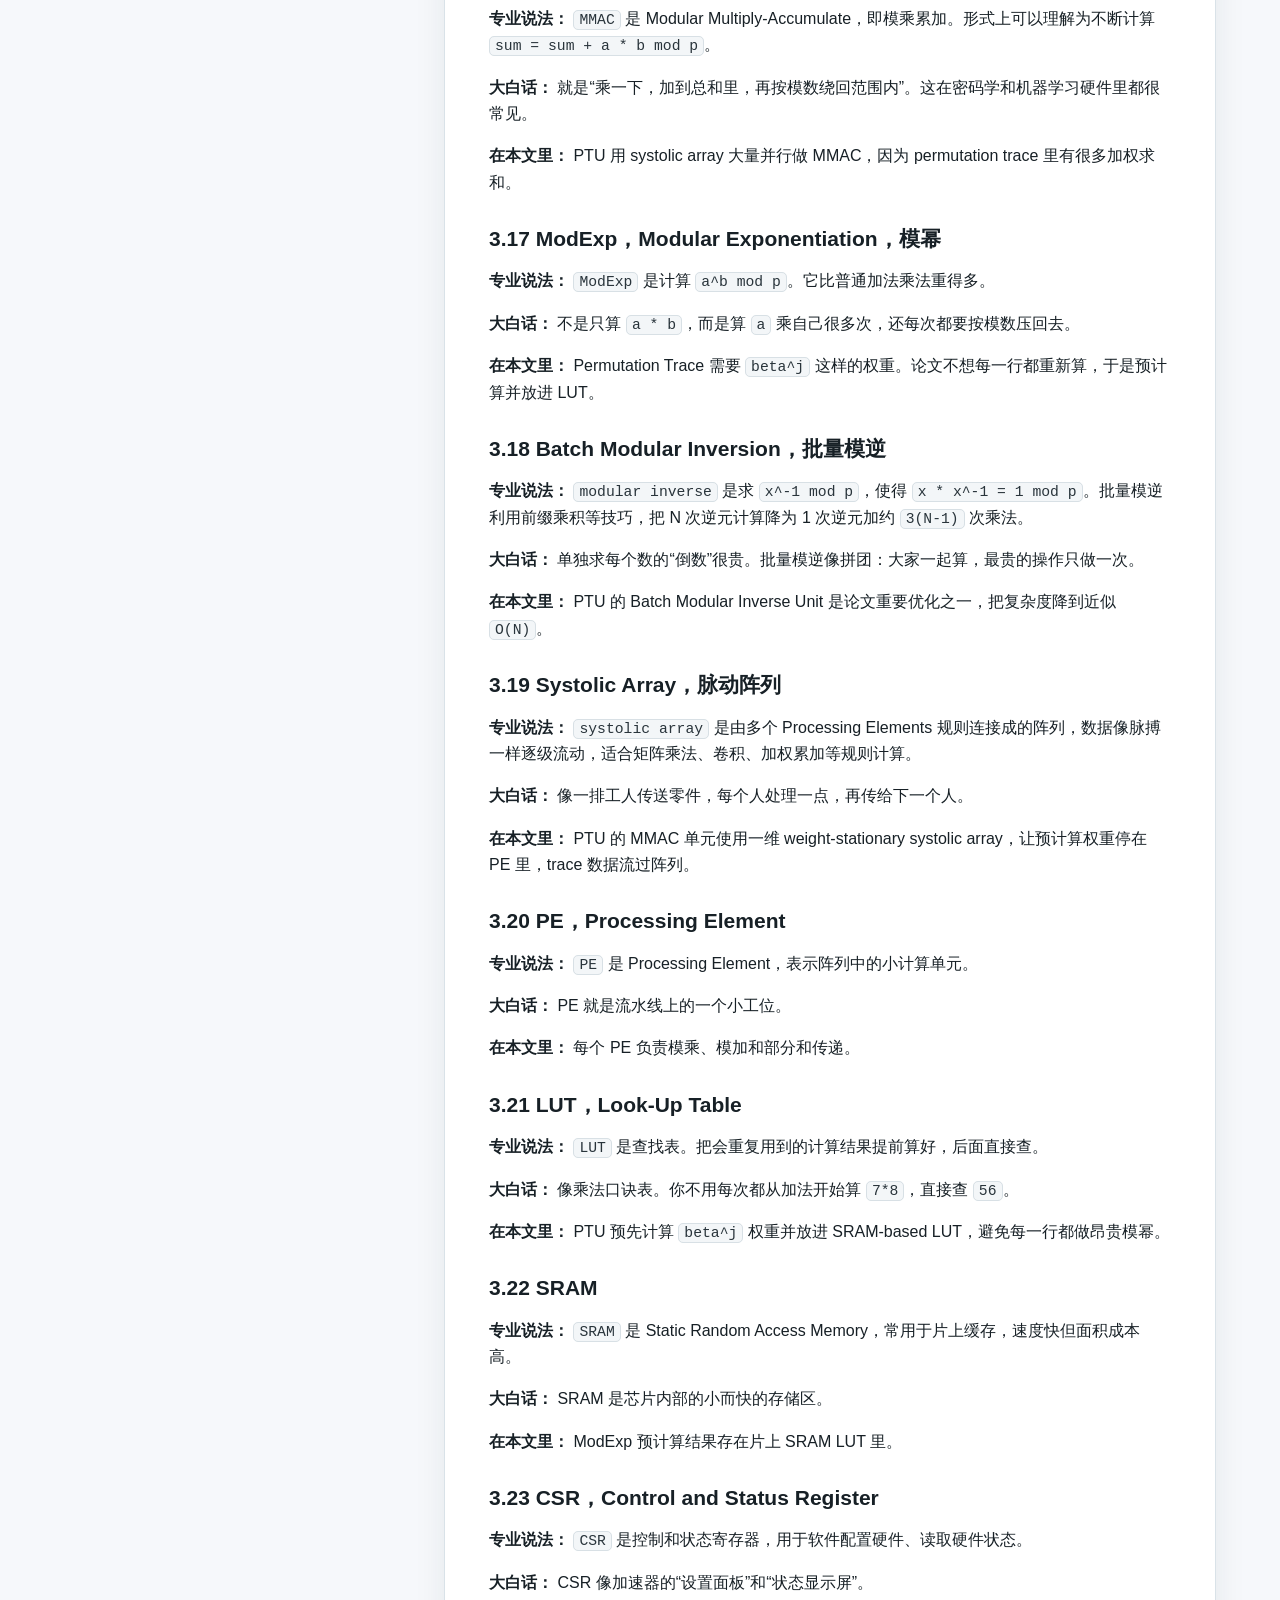
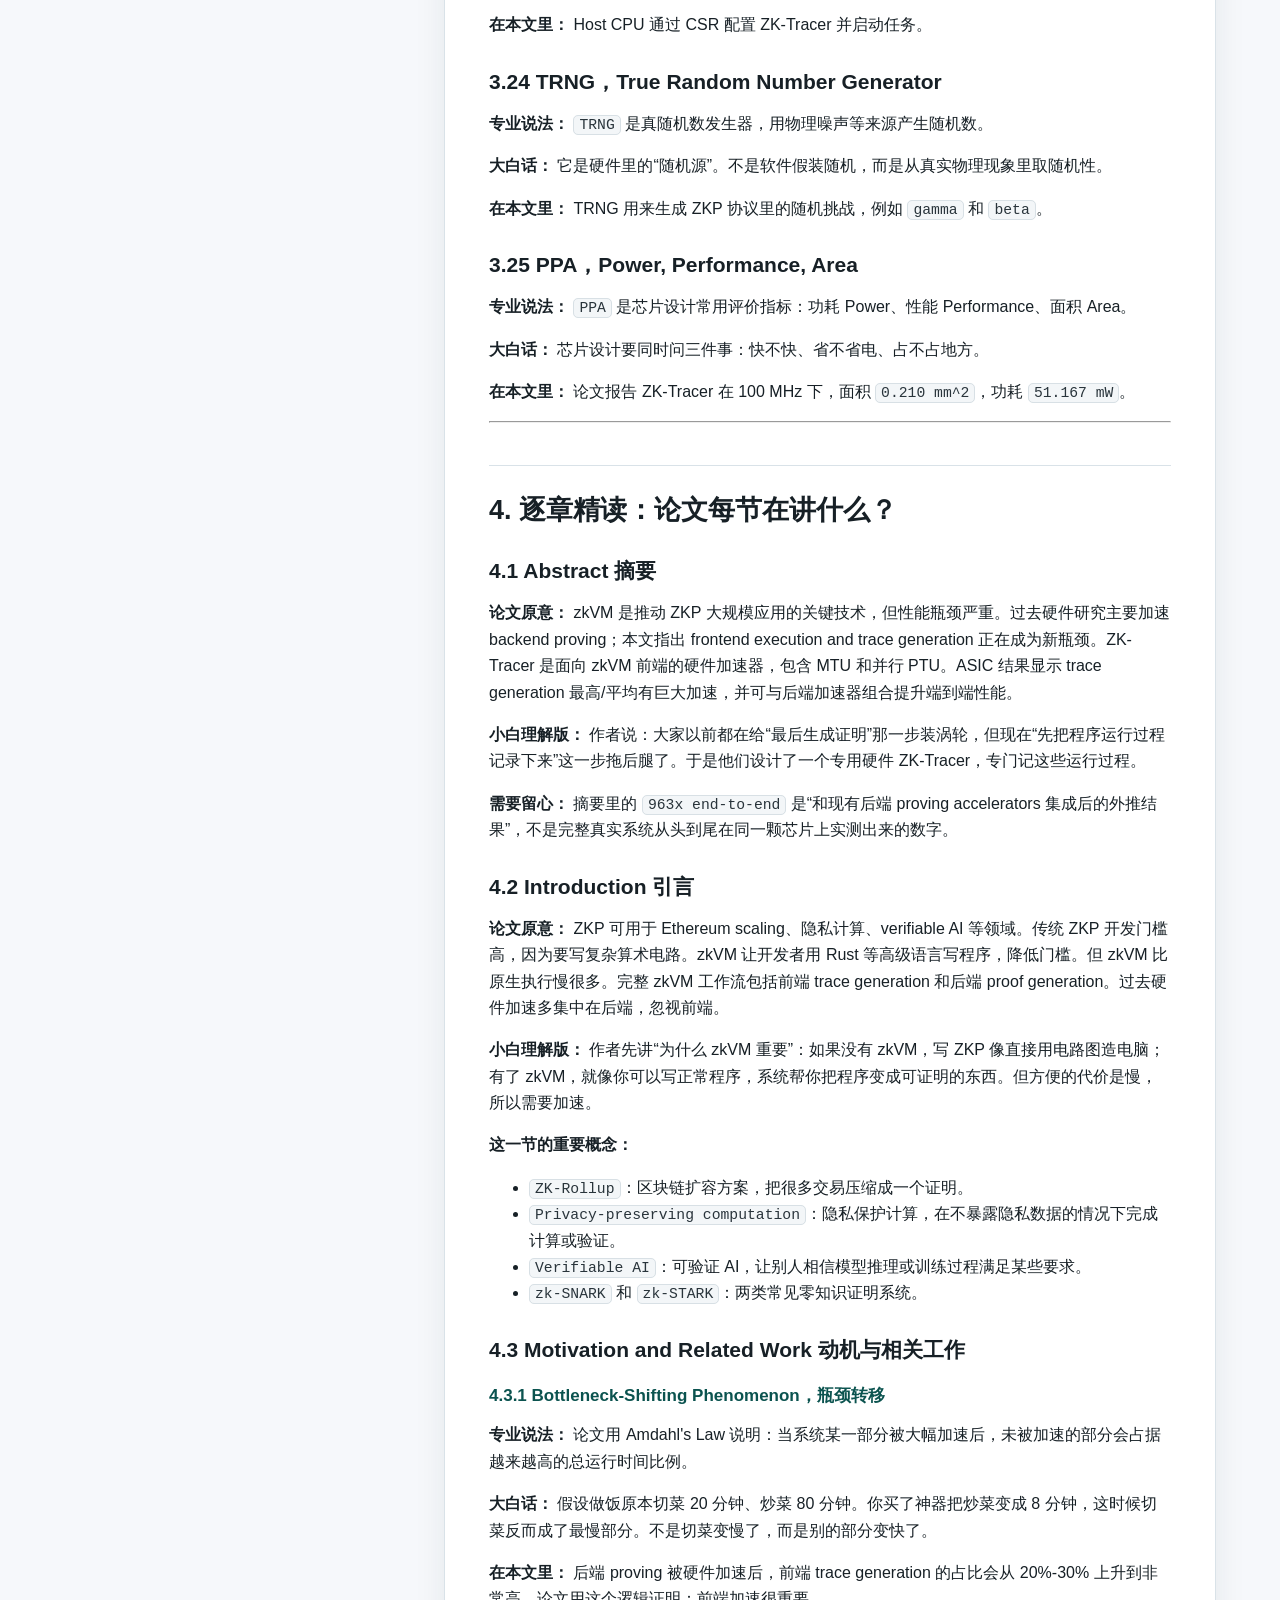
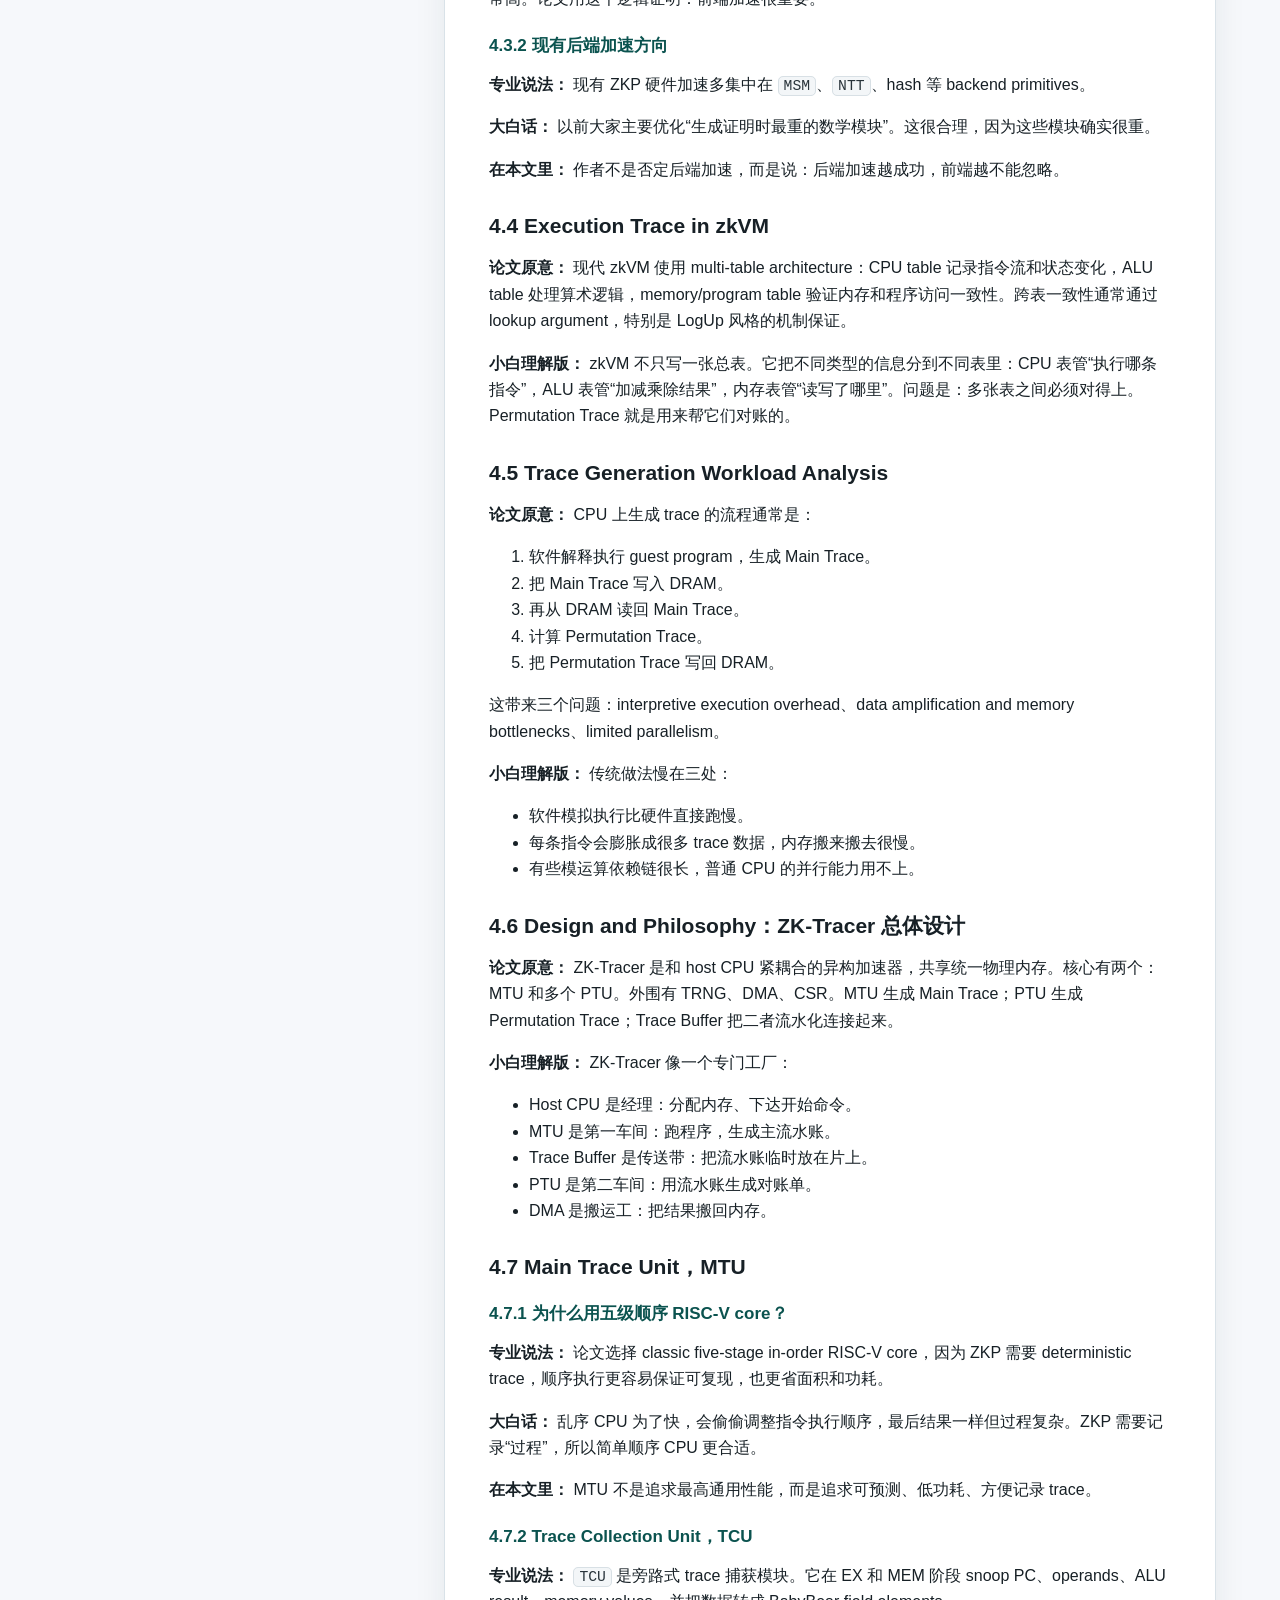
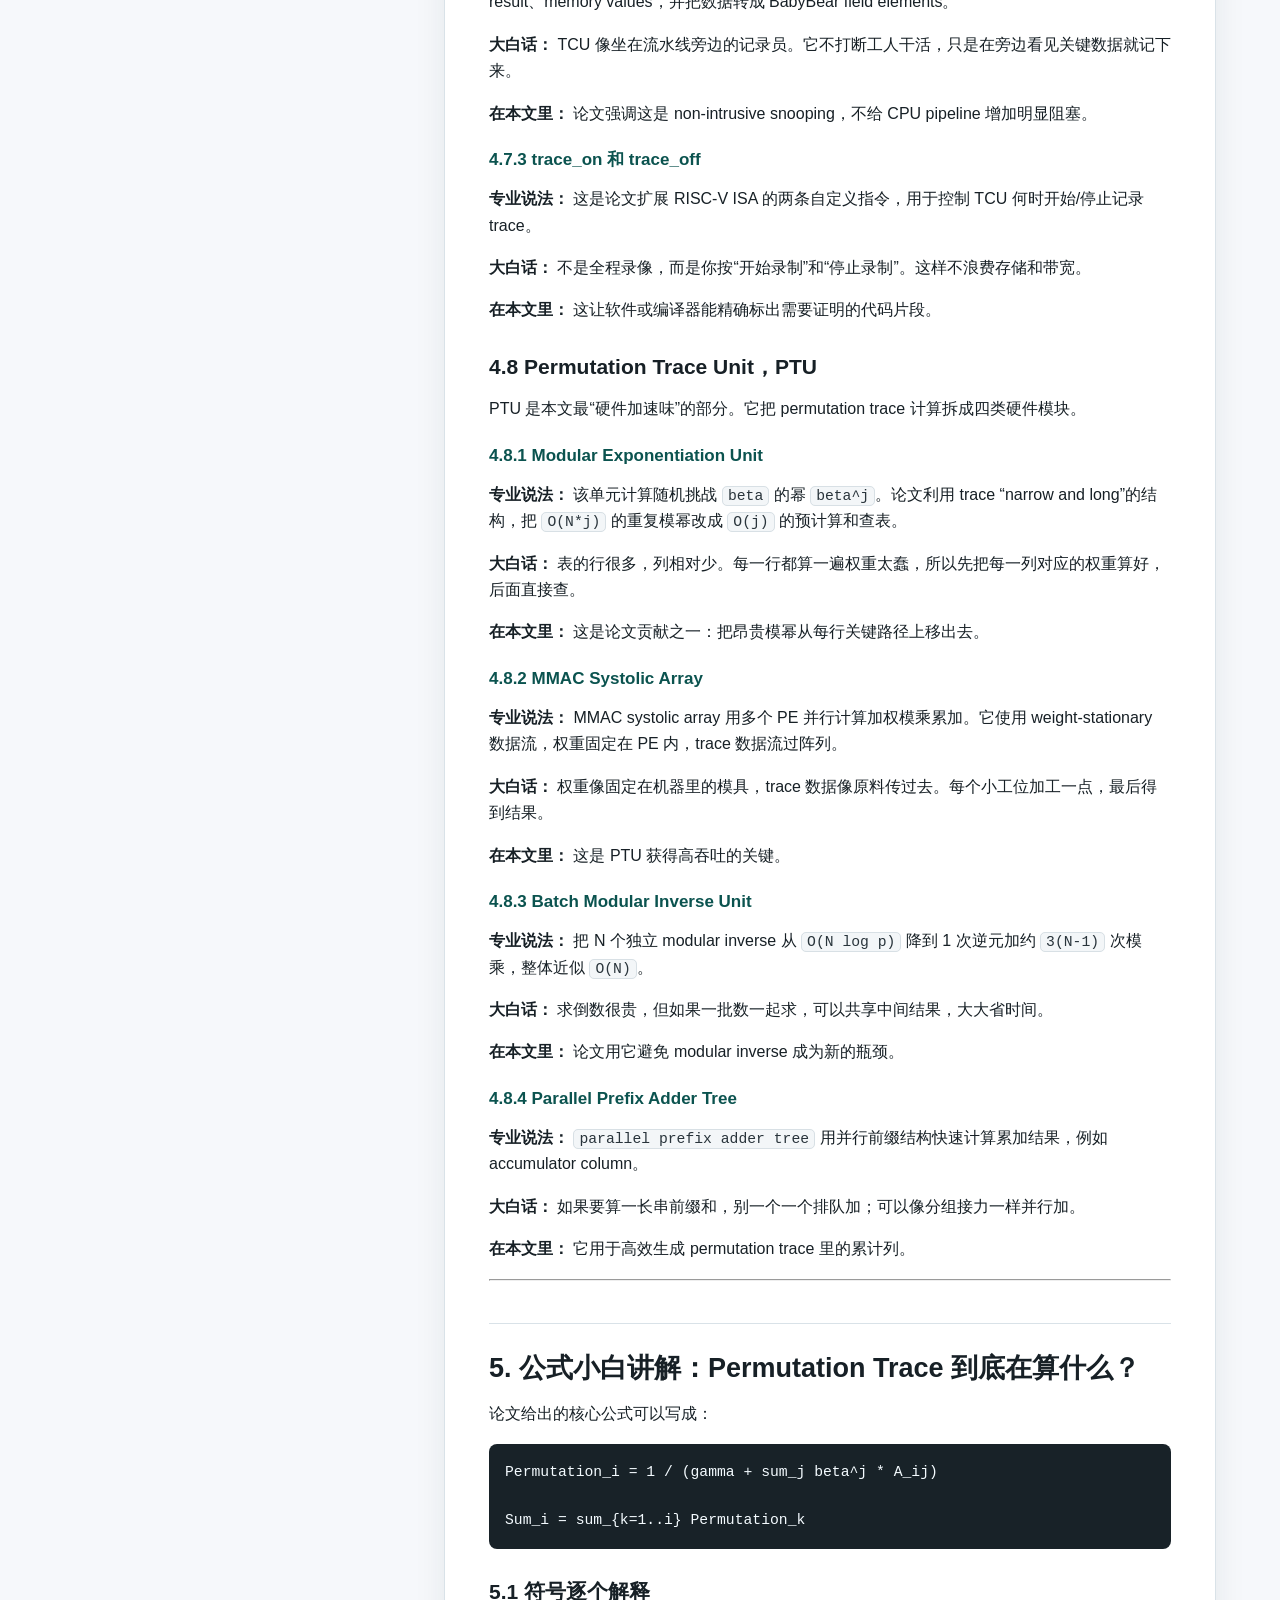
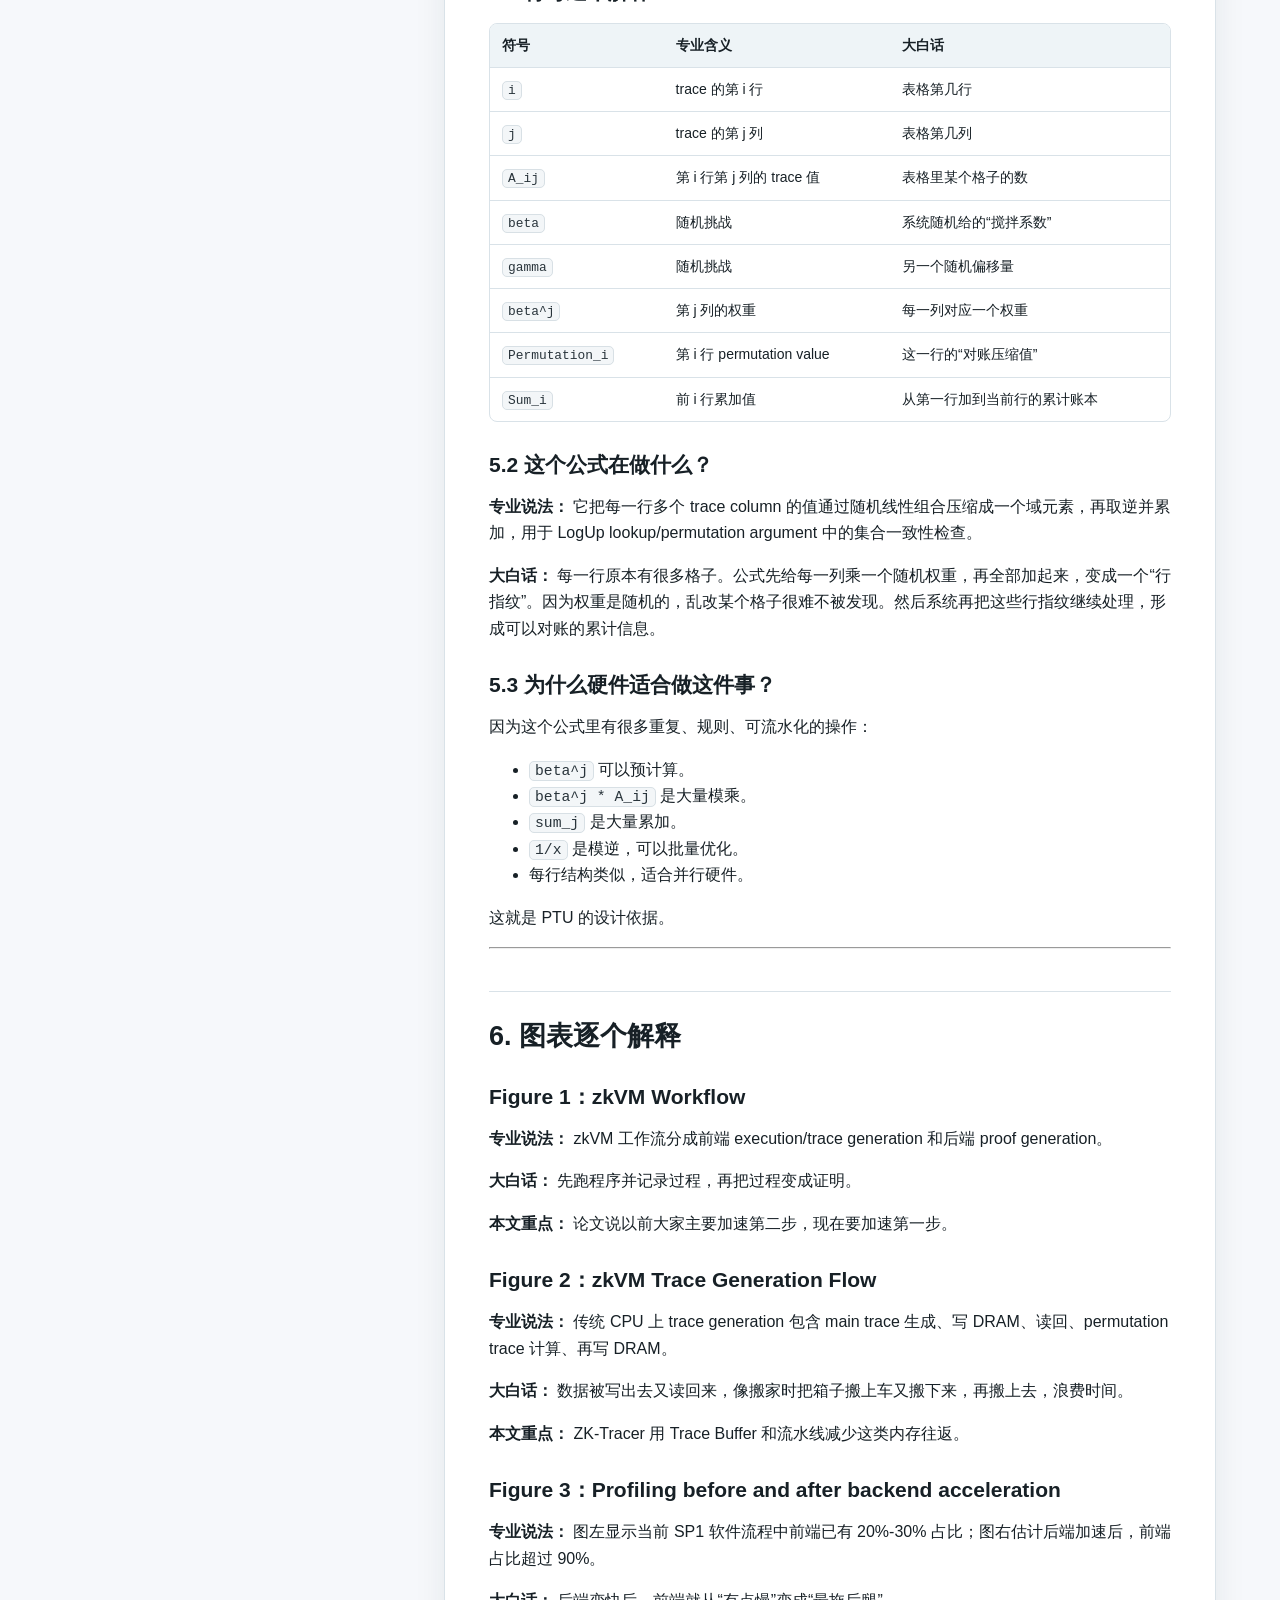
<file: zk-tracer-study/index.html>
<!doctype html>
<html lang="zh-CN">
  <head>
    <meta charset="utf-8">
    <meta name="viewport" content="width=device-width, initial-scale=1">
    <meta
      name="description"
      content="ZK-Tracer 论文小白精读学习站点，支持章节导航和全文搜索。"
    >
    <title>ZK-Tracer 小白精读学习站</title>
    <link rel="stylesheet" href="./styles.css">
  </head>
  <body>
    <div class="app-shell">
      <aside class="sidebar" aria-label="搜索与目录">
        <header class="brand">
          <p class="eyebrow">Paper Study</p>
          <h1>ZK-Tracer 小白精读</h1>
          <p class="subtitle">零基础术语、章节、公式、图表一站式检索</p>
        </header>

        <section class="search-panel" aria-label="全文搜索">
          <label for="search">搜索讲义内容</label>
          <div class="search-row">
            <input
              id="search"
              type="search"
              placeholder="例如 ZKP、PTU、1829x、模逆"
              autocomplete="off"
            >
            <button id="clearSearch" type="button" title="清空搜索">清空</button>
          </div>
          <div class="meta-row">
            <span id="resultCount">输入关键词开始搜索</span>
            <span><b id="sectionCount">0</b> 节</span>
            <span><b id="termCount">0</b> 个术语解释</span>
          </div>
          <div id="results" class="results" aria-live="polite"></div>
        </section>

        <section class="toc-panel" aria-label="章节目录">
          <div class="panel-heading">
            <h2>目录</h2>
            <button id="expandToc" type="button" title="切换目录密度">密度</button>
          </div>
          <nav id="toc" class="toc"></nav>
        </section>
      </aside>

      <main class="content">
        <div class="content-top">
          <div>
            <p class="eyebrow">ZK-Tracer: zkVM Trace Generation</p>
            <h2>交互式学习笔记</h2>
          </div>
          <a class="source-link" href="./notes.md" target="_blank" rel="noreferrer">查看 Markdown 原文</a>
        </div>
        <article id="article" class="article" aria-label="ZK-Tracer 精读讲义">
          <section class="loading">
            <h2>正在加载讲义...</h2>
            <p>如果长时间没有内容，请确认站点目录中存在 <code>notes.md</code>。</p>
          </section>
        </article>
      </main>
    </div>
    <script type="module" src="./app.js"></script>
  </body>
</html>
</file>
<file: zk-tracer-study/styles.css>
:root {
  color-scheme: light;
  --bg: #f6f8fb;
  --surface: #ffffff;
  --surface-soft: #eef4f7;
  --text: #172026;
  --muted: #62717c;
  --line: #d9e2e8;
  --accent: #0f766e;
  --accent-dark: #0b534f;
  --accent-soft: #d9f2ee;
  --warn: #9a5b00;
  --mark: #fff1a8;
  --shadow: 0 12px 32px rgba(19, 35, 48, 0.08);
  font-family:
    "Inter",
    "Noto Sans SC",
    "Microsoft YaHei",
    "PingFang SC",
    Arial,
    sans-serif;
}

* {
  box-sizing: border-box;
}

html {
  scroll-behavior: smooth;
}

body {
  margin: 0;
  background: var(--bg);
  color: var(--text);
  line-height: 1.65;
}

button,
input {
  font: inherit;
}

a {
  color: var(--accent);
}

.app-shell {
  display: grid;
  grid-template-columns: minmax(320px, 380px) minmax(0, 1fr);
  min-height: 100vh;
}

.sidebar {
  position: sticky;
  top: 0;
  height: 100vh;
  overflow: auto;
  border-right: 1px solid var(--line);
  background: var(--surface);
  padding: 24px;
}

.brand {
  padding-bottom: 18px;
  border-bottom: 1px solid var(--line);
}

.eyebrow {
  margin: 0 0 6px;
  color: var(--accent-dark);
  font-size: 12px;
  font-weight: 800;
  letter-spacing: 0;
  text-transform: uppercase;
}

.brand h1,
.content-top h2 {
  margin: 0;
  line-height: 1.15;
  letter-spacing: 0;
}

.brand h1 {
  font-size: 28px;
}

.subtitle {
  margin: 10px 0 0;
  color: var(--muted);
  font-size: 14px;
}

.search-panel,
.toc-panel {
  margin-top: 20px;
}

.search-panel label,
.panel-heading h2 {
  display: block;
  margin: 0 0 10px;
  font-size: 15px;
  font-weight: 800;
}

.search-row {
  display: grid;
  grid-template-columns: minmax(0, 1fr) auto;
  gap: 8px;
}

.search-row input {
  width: 100%;
  border: 1px solid var(--line);
  border-radius: 8px;
  padding: 11px 12px;
  background: #fbfdfe;
  color: var(--text);
  outline: none;
}

.search-row input:focus {
  border-color: var(--accent);
  box-shadow: 0 0 0 3px var(--accent-soft);
}

button {
  border: 1px solid var(--line);
  border-radius: 8px;
  background: var(--surface);
  color: var(--text);
  cursor: pointer;
  padding: 9px 12px;
}

button:hover,
button:focus-visible {
  border-color: var(--accent);
  color: var(--accent-dark);
}

.meta-row {
  display: flex;
  flex-wrap: wrap;
  gap: 8px;
  margin: 10px 0 12px;
  color: var(--muted);
  font-size: 12px;
}

.meta-row span {
  border: 1px solid var(--line);
  border-radius: 999px;
  padding: 2px 8px;
  background: var(--surface-soft);
}

.results {
  display: grid;
  gap: 8px;
  max-height: 38vh;
  overflow: auto;
  padding-right: 2px;
}

.result-item {
  display: block;
  border: 1px solid var(--line);
  border-radius: 8px;
  padding: 10px 11px;
  background: #fbfdfe;
  text-decoration: none;
}

.result-item:hover,
.result-item:focus-visible {
  border-color: var(--accent);
  box-shadow: var(--shadow);
}

.result-title {
  display: block;
  color: var(--text);
  font-size: 14px;
  font-weight: 800;
  line-height: 1.35;
}

.result-snippet {
  display: block;
  margin-top: 5px;
  color: var(--muted);
  font-size: 13px;
  line-height: 1.5;
}

.empty-state {
  margin: 0;
  border: 1px dashed var(--line);
  border-radius: 8px;
  padding: 12px;
  color: var(--muted);
  background: #fbfdfe;
}

.empty-state strong {
  display: block;
  margin-bottom: 8px;
  color: var(--text);
}

.empty-state button {
  margin: 0 6px 6px 0;
  padding: 5px 8px;
  font-size: 12px;
}

.panel-heading {
  display: flex;
  align-items: center;
  justify-content: space-between;
  gap: 12px;
}

.toc {
  display: grid;
  gap: 3px;
}

.toc-link {
  border-radius: 6px;
  color: var(--muted);
  font-size: 13px;
  line-height: 1.35;
  padding: 6px 8px;
  text-decoration: none;
}

.toc-link:hover,
.toc-link:focus-visible {
  background: var(--accent-soft);
  color: var(--accent-dark);
}

.toc-link.level-2 {
  padding-left: 16px;
}

.toc-link.level-3 {
  padding-left: 28px;
  font-size: 12px;
}

.toc-compact .toc-link.level-3 {
  display: none;
}

.content {
  min-width: 0;
  padding: 32px clamp(18px, 5vw, 64px);
}

.content-top {
  display: flex;
  align-items: flex-end;
  justify-content: space-between;
  gap: 18px;
  max-width: 1040px;
  margin: 0 auto 18px;
}

.content-top h2 {
  font-size: 30px;
}

.source-link {
  flex: 0 0 auto;
  border: 1px solid var(--line);
  border-radius: 8px;
  background: var(--surface);
  color: var(--accent-dark);
  font-size: 14px;
  font-weight: 700;
  padding: 9px 12px;
  text-decoration: none;
}

.article {
  max-width: 1040px;
  margin: 0 auto;
  border: 1px solid var(--line);
  border-radius: 8px;
  background: var(--surface);
  box-shadow: var(--shadow);
  padding: clamp(18px, 4vw, 44px);
}

.article h1,
.article h2,
.article h3,
.article h4 {
  color: var(--text);
  line-height: 1.25;
  letter-spacing: 0;
  scroll-margin-top: 24px;
}

.article h1 {
  margin: 0 0 18px;
  font-size: clamp(30px, 4vw, 44px);
}

.article h2 {
  margin: 42px 0 16px;
  border-top: 1px solid var(--line);
  padding-top: 28px;
  font-size: 27px;
}

.article h3 {
  margin: 30px 0 12px;
  font-size: 21px;
}

.article h4 {
  margin: 22px 0 8px;
  color: var(--accent-dark);
  font-size: 17px;
}

.article p,
.article li {
  font-size: 16px;
}

.article blockquote {
  margin: 18px 0;
  border-left: 4px solid var(--accent);
  border-radius: 0 8px 8px 0;
  background: var(--accent-soft);
  padding: 12px 16px;
  color: var(--accent-dark);
}

.article code {
  border: 1px solid #d8e0e5;
  border-radius: 5px;
  background: #f3f6f8;
  color: #29343b;
  padding: 1px 5px;
  font-family: "Cascadia Code", Consolas, monospace;
  font-size: 0.92em;
}

.article pre {
  overflow: auto;
  border-radius: 8px;
  background: #182228;
  color: #f4fbff;
  padding: 16px;
}

.article pre code {
  border: 0;
  background: transparent;
  color: inherit;
  padding: 0;
}

.table-wrap {
  overflow-x: auto;
  margin: 18px 0;
  border: 1px solid var(--line);
  border-radius: 8px;
}

table {
  width: 100%;
  border-collapse: collapse;
  min-width: 620px;
}

th,
td {
  border-bottom: 1px solid var(--line);
  padding: 10px 12px;
  text-align: left;
  vertical-align: top;
}

th {
  background: var(--surface-soft);
  color: var(--text);
  font-size: 14px;
}

td {
  font-size: 14px;
}

tr:last-child td {
  border-bottom: 0;
}

mark {
  border-radius: 4px;
  background: var(--mark);
  color: var(--text);
  padding: 0 2px;
}

.search-hit {
  outline: 1px solid rgba(154, 91, 0, 0.24);
}

.loading,
.load-error {
  border: 1px dashed var(--line);
  border-radius: 8px;
  background: #fbfdfe;
  padding: 18px;
}

@media (max-width: 980px) {
  .app-shell {
    display: block;
  }

  .sidebar {
    position: relative;
    height: auto;
    border-right: 0;
    border-bottom: 1px solid var(--line);
  }

  .results {
    max-height: 300px;
  }

  .content {
    padding: 20px 12px;
  }

  .content-top {
    display: block;
  }

  .source-link {
    display: inline-block;
    margin-top: 12px;
  }
}

@media (max-width: 560px) {
  .sidebar {
    padding: 18px 14px;
  }

  .brand h1 {
    font-size: 24px;
  }

  .search-row {
    grid-template-columns: 1fr;
  }

  .article {
    padding: 16px;
  }

  .article h1 {
    font-size: 28px;
  }

  .article h2 {
    font-size: 23px;
  }
}
</file>
